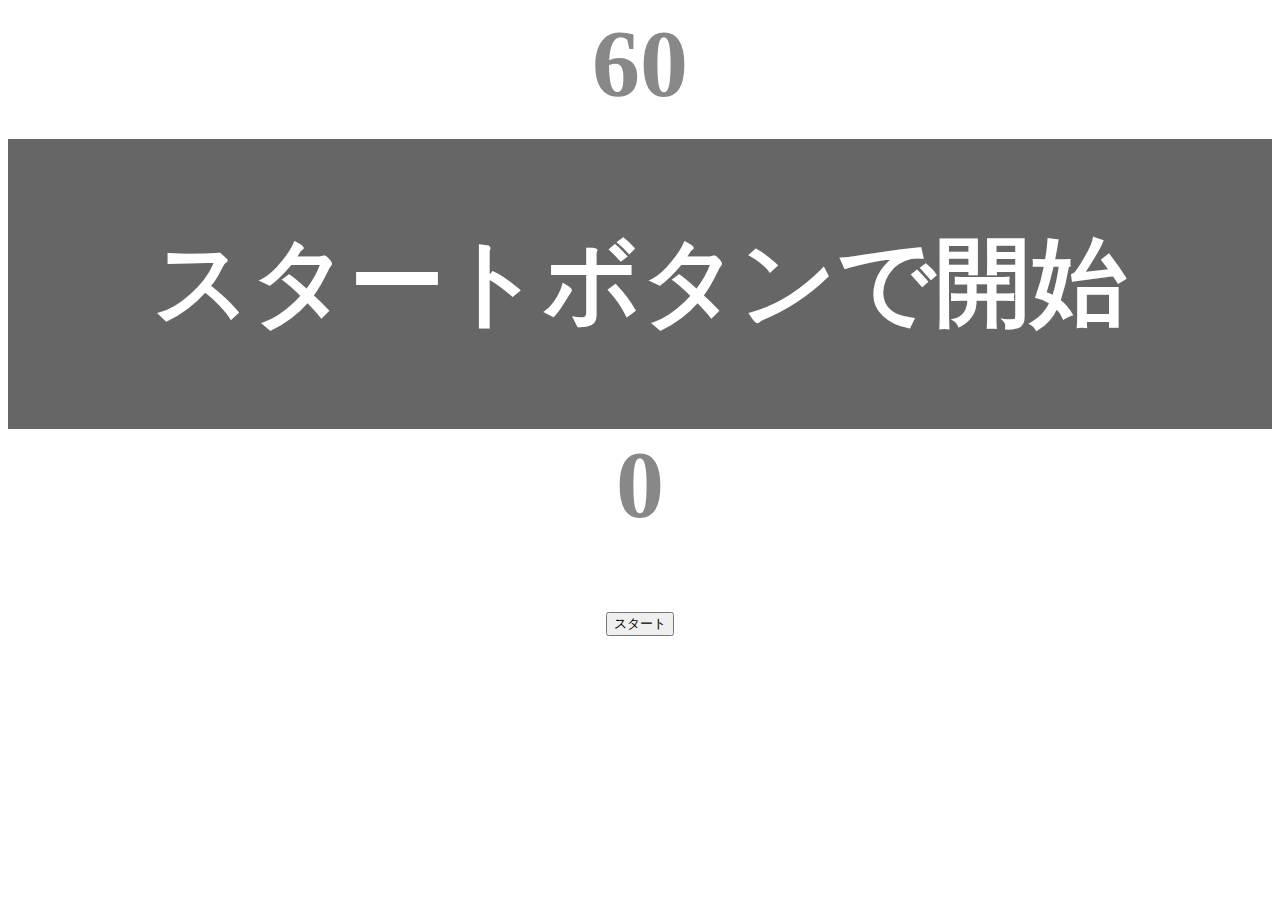
<file: javascript-advanced-kadai/index.html>
<!DOCTYPE html>
<html lang="ja">
<head>
  <title>タイピングゲーム</title>
  <meta charset="UTF-8">
  <meta name="description" content="【JavaScript応用編】簡易的なタイピングゲームです。">
  <meta name="viewport" content="width=device-width, initial-scale=1.0">
  <link rel="stylesheet" href="style.css">
</head>
<body>
  <p id="count" class="count">60</p>
  <div id="wrap" class="wrap">
    <span id="typed" class="typed"></span><span id="untyped"></span>
  </div>
  <!-- 追加 s -->
  <p id="myscore" class="myscore">0</p>
  <!-- 追加 g -->
  <button id="start">スタート</button>



  <!-- javascriptの読み込み -->
  <script type="text/javascript" src="main.js"></script>
</body>
</html>
</file>
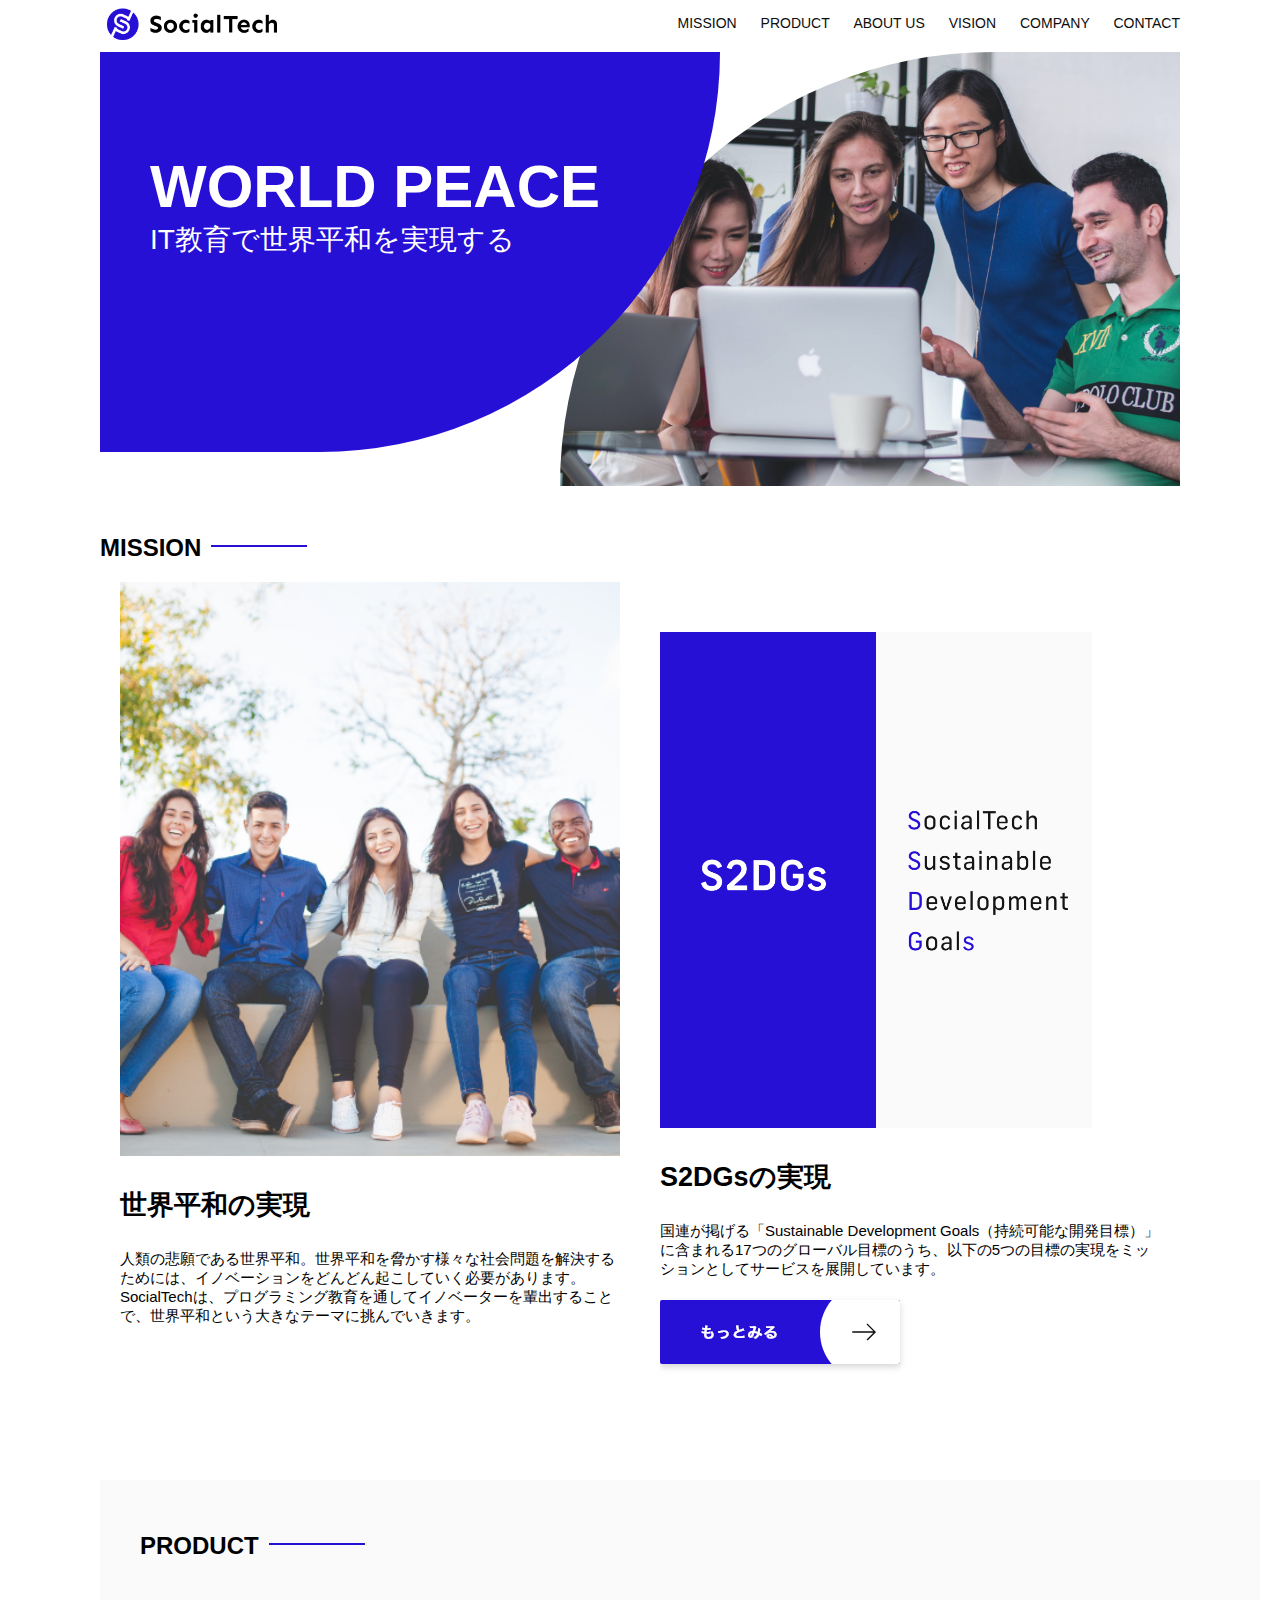
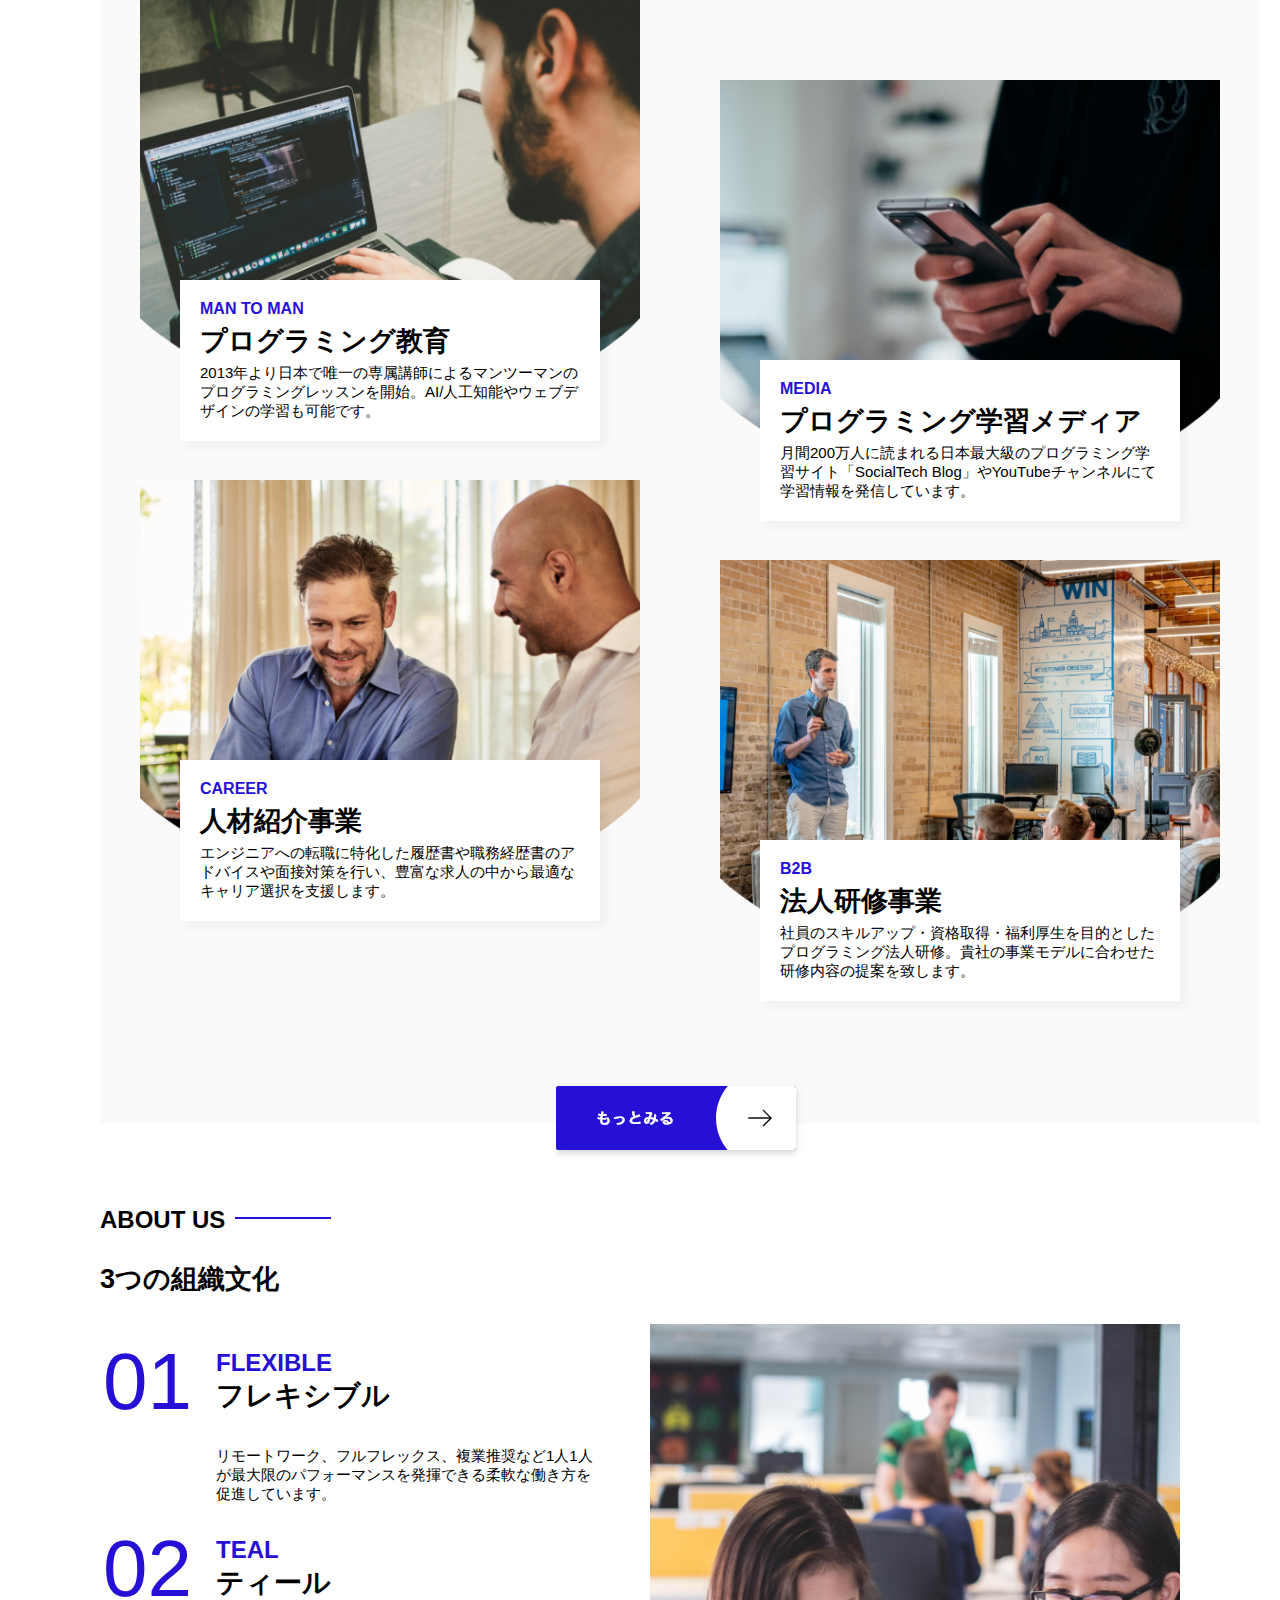
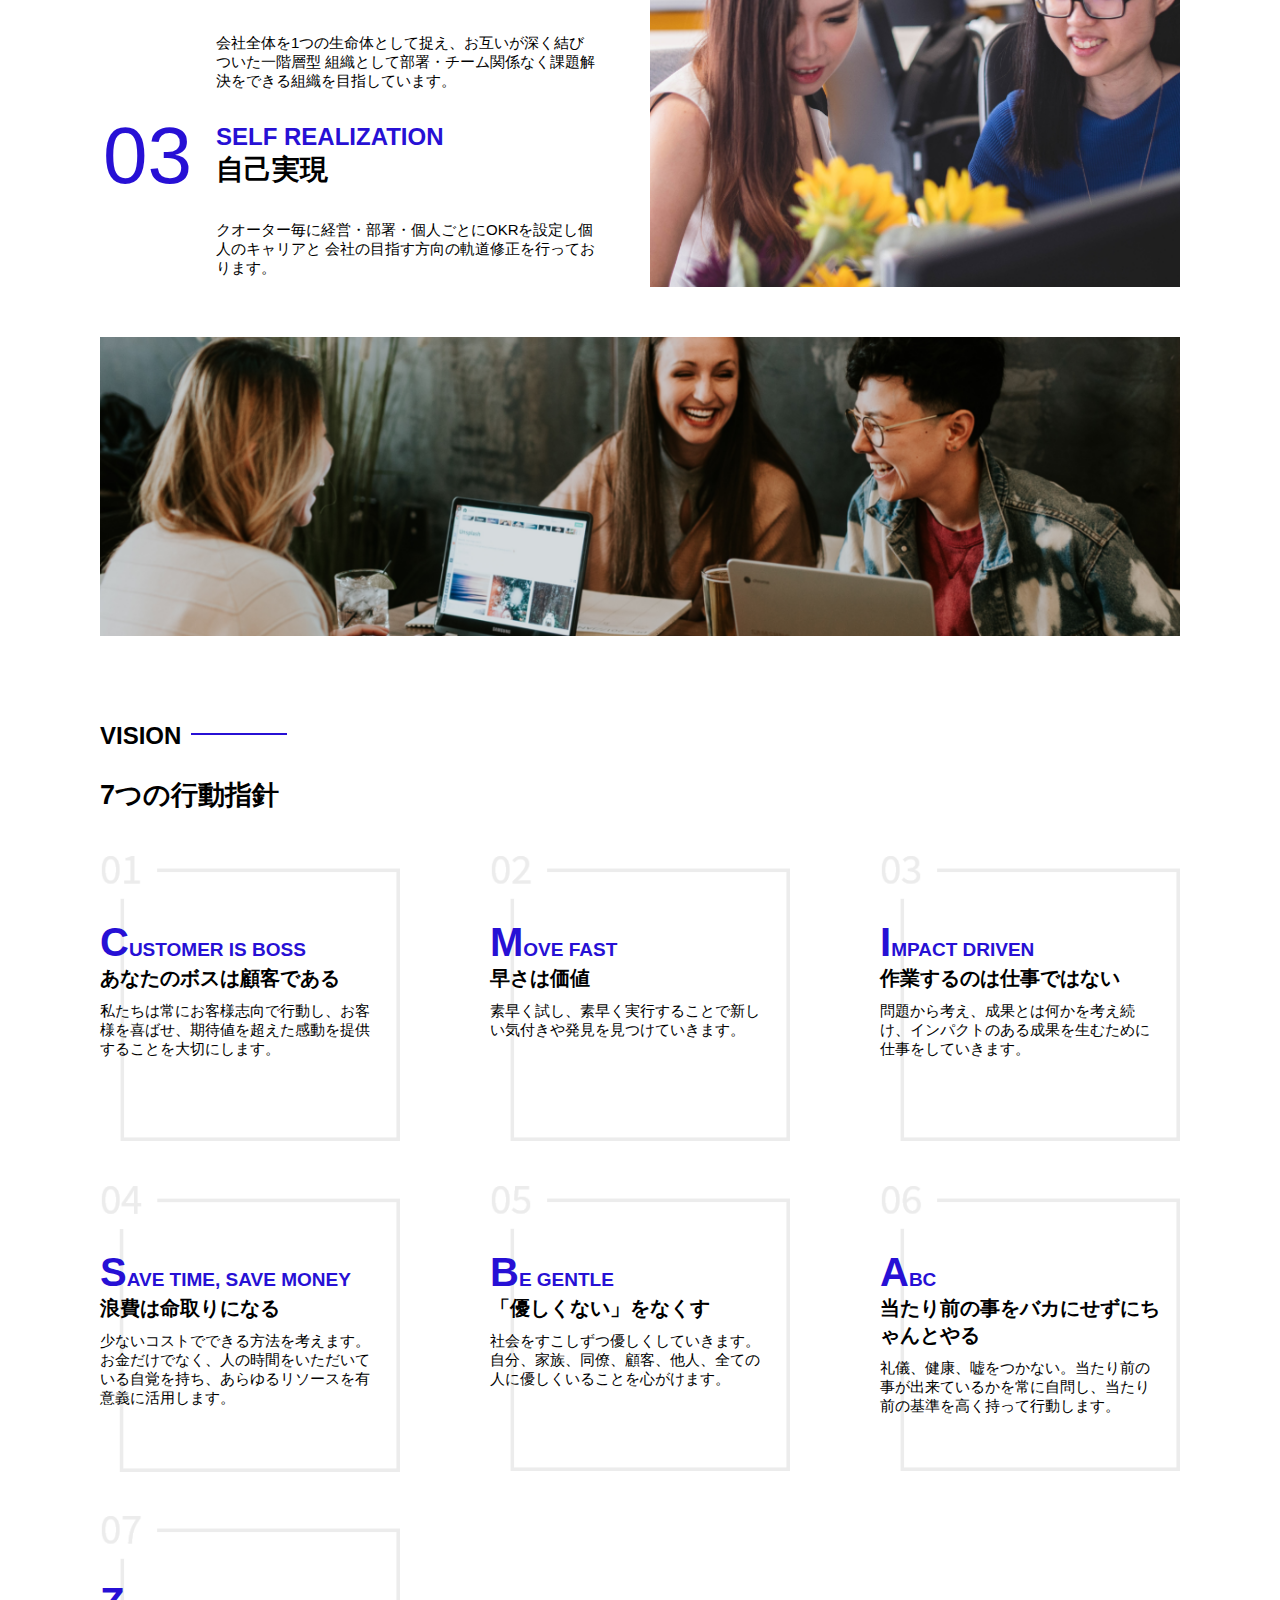
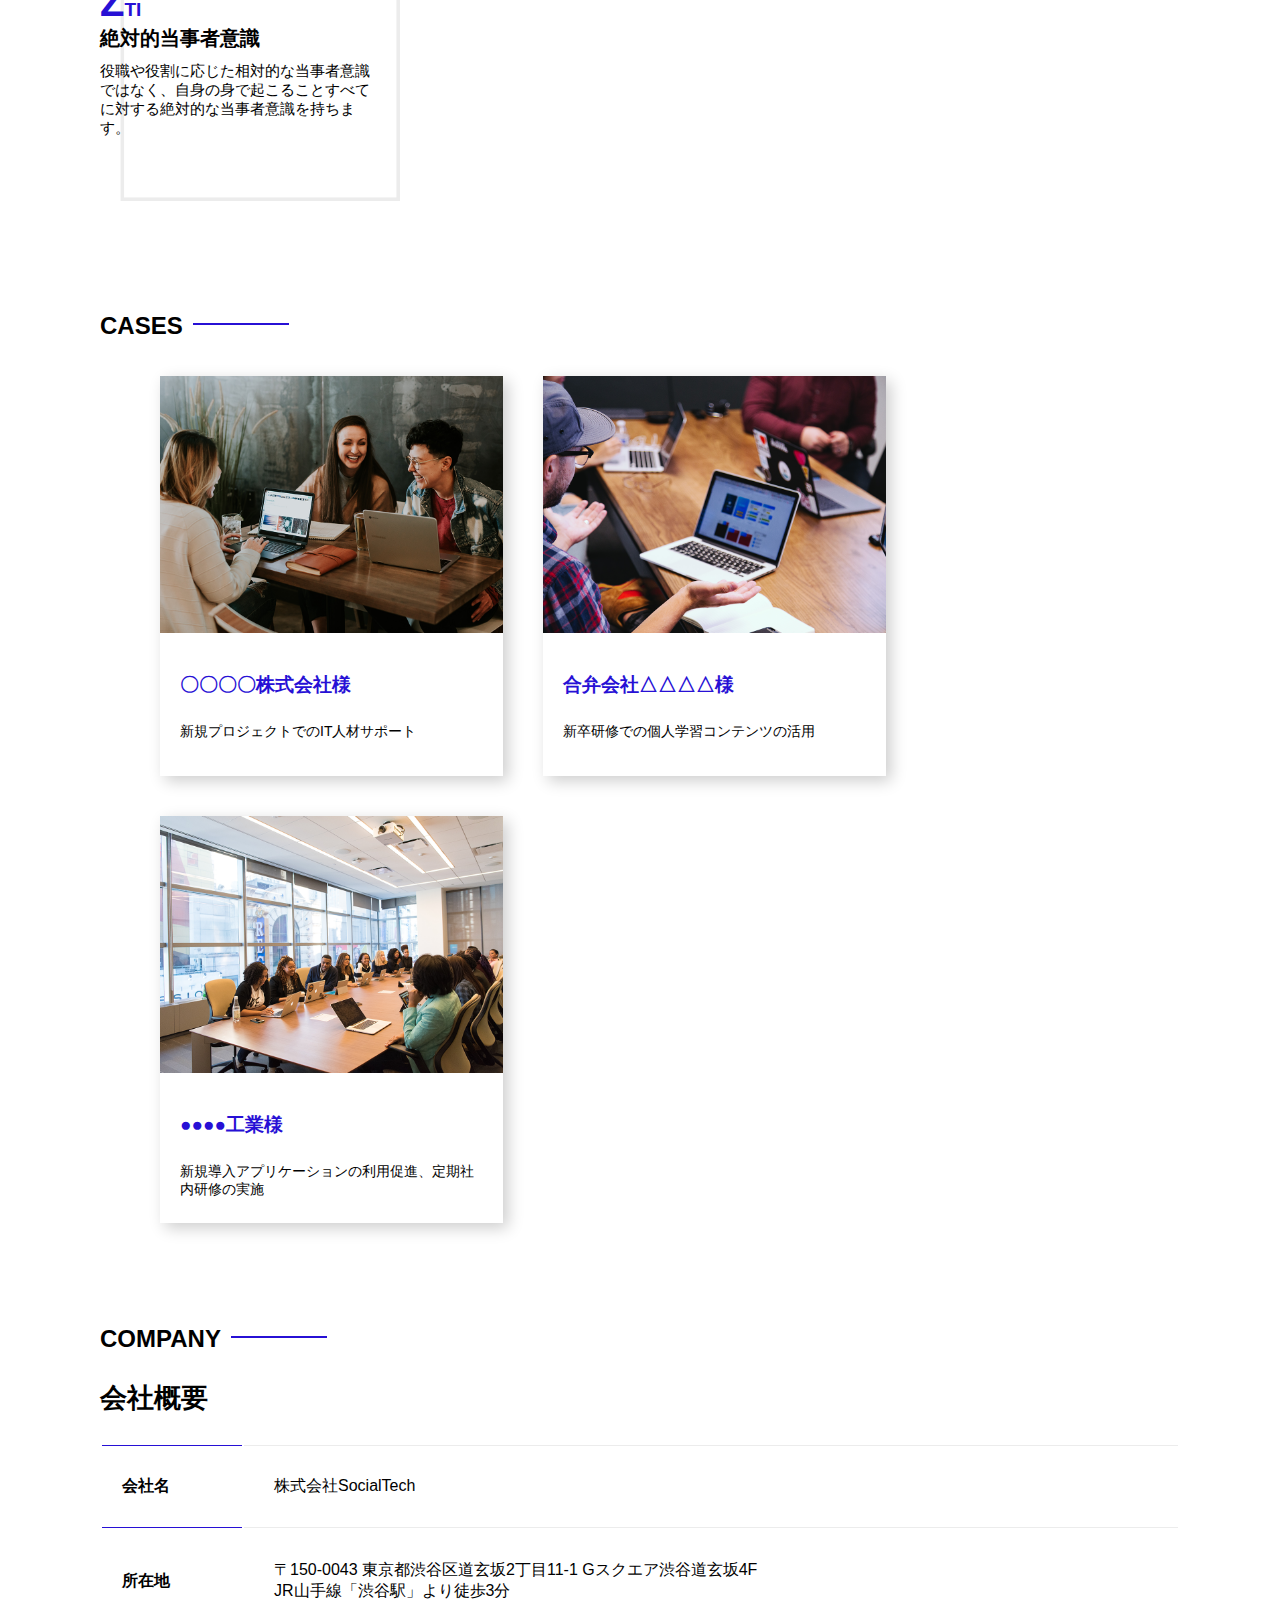
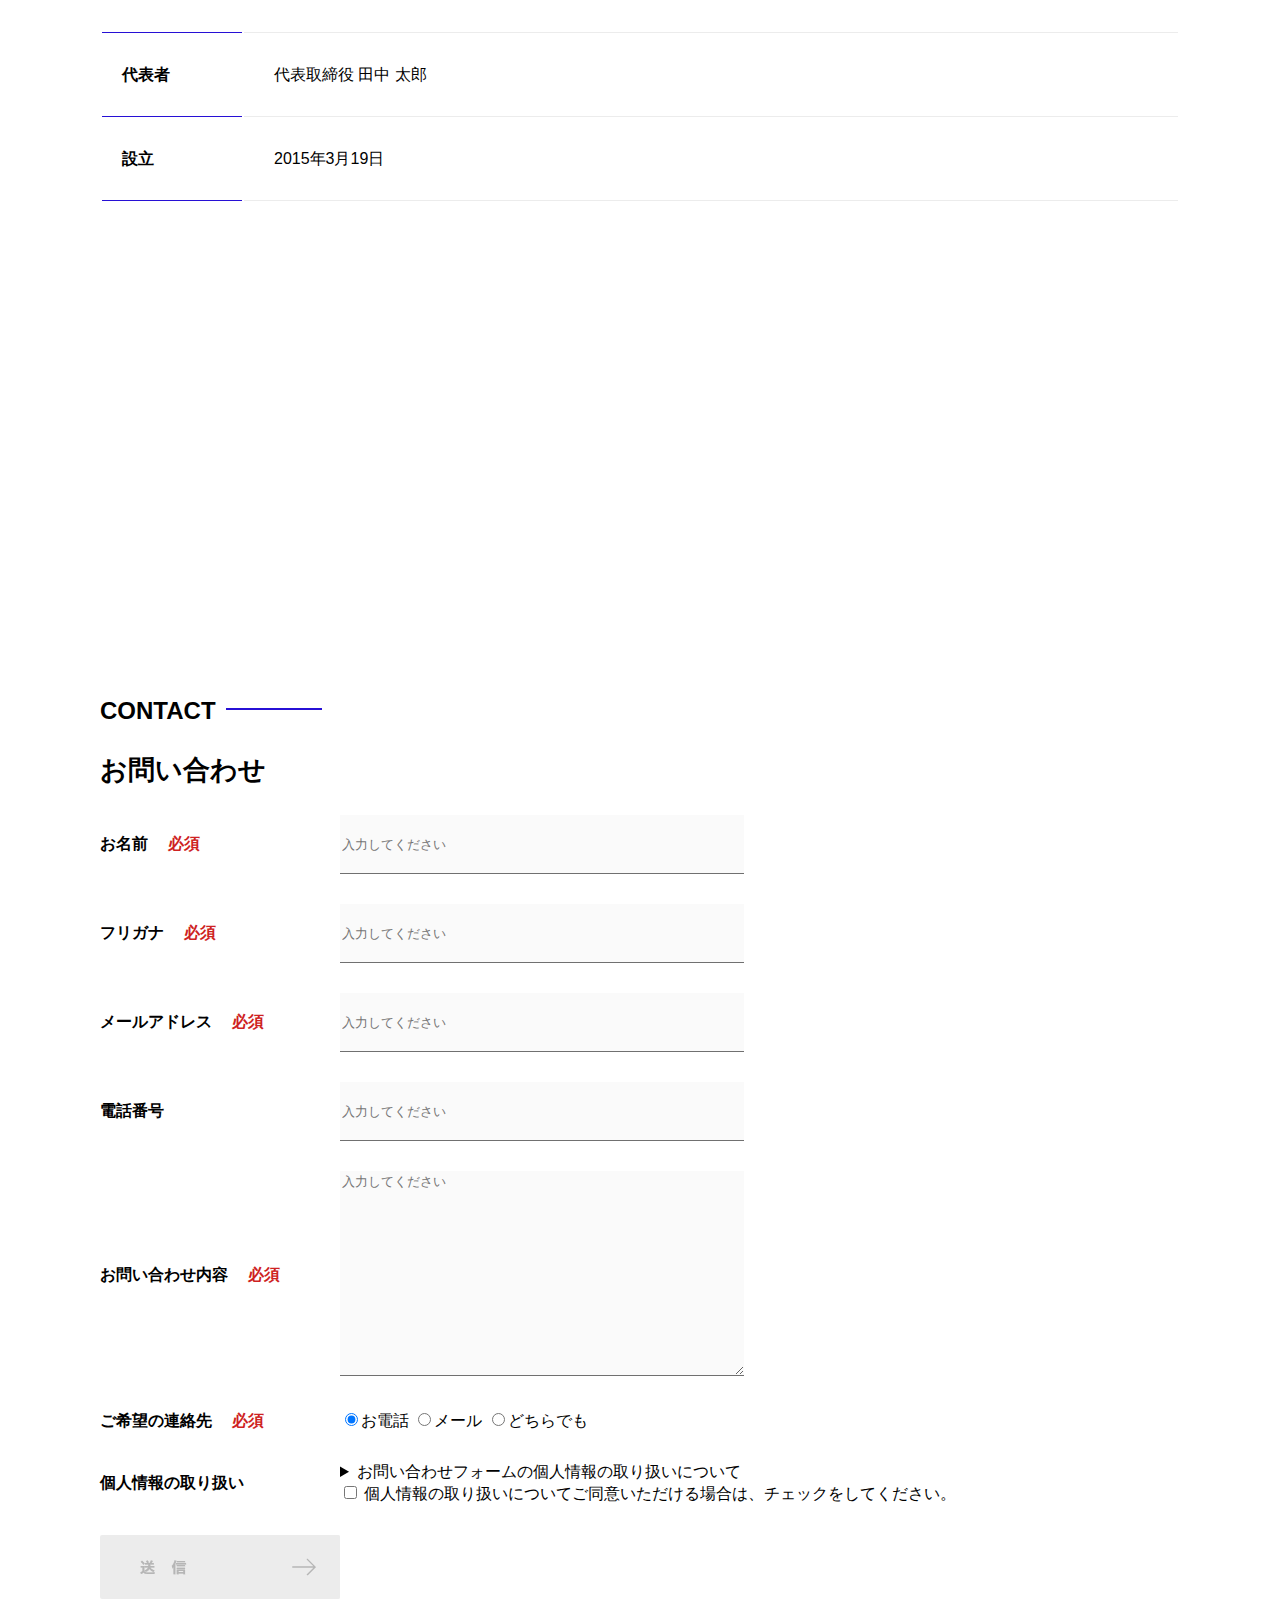
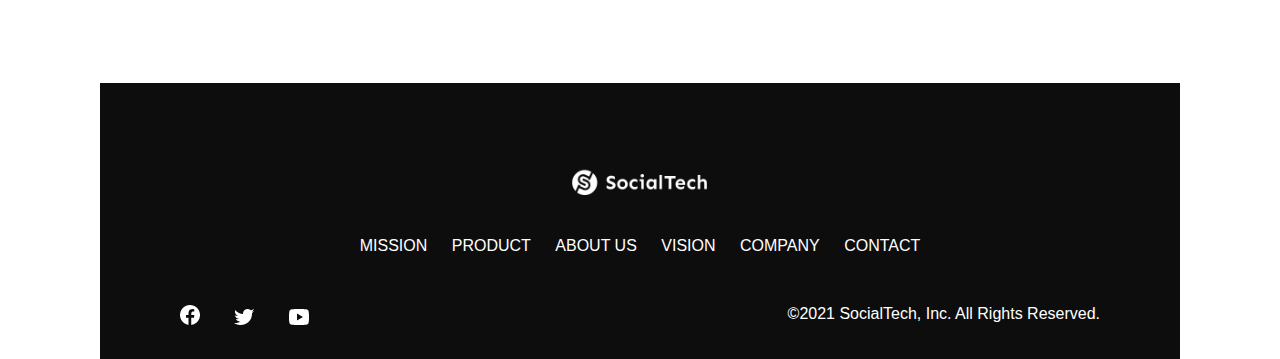
<file: kadai_012/index.html>
<!DOCTYPE html>
<html>
  <head>
    <title>SocialTech</title>
    <meta charset="UTF-8" />
    <meta
      name="description"
      content="SocialTechはEdTech業界のリーディングカンパニーを目指します。"
    />
    <meta name="viewport" content="width=device-width, initial-scale=1.0" />
    <link rel="stylesheet" href="style.css" />
  </head>
  <body>
    <!-- ヘッダー -->
    <header>
      <!-- ロゴ -->
      <a href="index.html" id="logo"
        ><img src="images/logo.png" alt="トップページに戻る"
      /></a>

      <!-- PC用ナビゲーション -->
      <nav id="nav-pc">
        <a href="mission.html">MISSION</a>
        <a href="product.html">PRODUCT</a>
        <a href="index.html#aboutus">ABOUT US</a>
        <a href="index.html#vision">VISION</a>
        <a href="index.html#company">COMPANY</a>
        <a href="index.html#contact">CONTACT</a>
      </nav>
    </header>
    <main>
      <article>
        <!-- メインビジュアル -->
        <section id="main-visual">
          <div id="main-message">
            <h1>WORLD PEACE</h1>
            <p>IT教育で世界平和を実現する</p>
          </div>
          <img
            src="images/index/index-main.png"
            alt="PCの周りに集まる多国籍の仲間たち"
          />
        </section>
        <!--ミッション-->
        <section id="mission">
          <h2 class="index-h2">MISSION</h2>
          <div id="mission-flex">
            <div>
              <img
                id="mission-photo"
                src="images/index/index-mission.png"
                alt="屋外のベンチで写真を撮影する多国籍の仲間たち"
              />
              <h3>世界平和の実現</h3>
              <p>
                人類の悲願である世界平和。世界平和を脅かす様々な社会問題を解決するためには、イノベーションをどんどん起こしていく必要があります。SocialTechは、プログラミング教育を通してイノベーターを輩出することで、世界平和という大きなテーマに挑んでいきます。
              </p>
            </div>
            <div>
              <img id="s2dgs" src="images/index/s2dgs.png" alt="S2DGs" />
              <h3>S2DGsの実現</h3>
              <p>
                国連が掲げる「Sustainable Development
                Goals（持続可能な開発目標）」に含まれる17つのグローバル目標のうち、以下の5つの目標の実現をミッションとしてサービスを展開しています。
              </p>
              <a href="mission.html">
                <img src="images/button-more.png" alt="もっとみる" />
              </a>
            </div>
          </div>
        </section>
        <!-- プロダクト -->
        <section id="product">
          <h2 class="index-h2">PRODUCT</h2>
          <div>
            <div id="product-left">
              <div>
                <img
                  class="product-photo"
                  src="images/index/index-mantoman.png"
                  alt="PCでコードを書く男性"
                />
                <div class="product-explain">
                  <span>MAN TO MAN</span>
                  <h3>プログラミング教育</h3>
                  <p>
                    2013年より日本で唯一の専属講師によるマンツーマンのプログラミングレッスンを開始。AI/人工知能やウェブデザインの学習も可能です。
                  </p>
                </div>
              </div>
              <div>
                <img
                  class="product-photo"
                  src="images/index/index-career.png"
                  alt="笑顔で話し合う2人の男性"
                />
                <div class="product-explain">
                  <span>CAREER</span>
                  <h3>人材紹介事業</h3>
                  <p>
                    エンジニアへの転職に特化した履歴書や職務経歴書のアドバイスや面接対策を行い、豊富な求人の中から最適なキャリア選択を支援します。
                  </p>
                </div>
              </div>
            </div>
            <div id="product-right">
              <div>
                <img
                  class="product-photo"
                  src="images/index/index-media.png"
                  alt="スマートフォンを操作する人"
                />
                <div class="product-explain">
                  <span>MEDIA</span>
                  <h3>プログラミング学習メディア</h3>
                  <p>
                    月間200万人に読まれる日本最大級のプログラミング学習サイト「SocialTech
                    Blog」やYouTubeチャンネルにて学習情報を発信しています。
                  </p>
                </div>
              </div>
              <div>
                <img
                  class="product-photo"
                  src="images/index/index-b2b.png"
                  alt="講演中の男性とそれを聴く人々"
                />
                <div class="product-explain">
                  <span>B2B</span>
                  <h3>法人研修事業</h3>
                  <p>
                    社員のスキルアップ・資格取得・福利厚生を目的としたプログラミング法人研修。貴社の事業モデルに合わせた研修内容の提案を致します。
                  </p>
                </div>
              </div>
            </div>
          </div>
          <div>
            <a id="product-more" href="product.html">
              <img src="images/button-more.png" alt="もっとみる" />
            </a>
          </div>
        </section>
        <!---ABOUT US-->
        <section id="aboutus">
          <h2 class="index-h2">ABOUT US</h2>
          <h3>3つの組織文化</h3>
          <div>
            <table class="culture-table">
              <tr>
                <td>
                  <span class="culture-num">01</span>
                </td>
                <td>
                  <span class="culture-en">FLEXIBLE</span>
                  <span class="culture-jp">フレキシブル</span>
                </td>
              </tr>
              <tr>
                <td>
                  <!--空のセル-->
                </td>
                <td>
                  <p class="culture-description">
                    リモートワーク、フルフレックス、複業推奨など1人1人が最大限のパフォーマンスを発揮できる柔軟な働き方を促進しています。
                  </p>
                </td>
              </tr>
              <tr>
                <td>
                  <span class="culture-num">02</span>
                </td>
                <td>
                  <span class="culture-en">TEAL</span>
                  <span class="culture-jp">ティール</span>
                </td>
              </tr>
              <tr>
                <td>
                  <!--空のセル-->
                </td>
                <td>
                  <p class="culture-description">
                    会社全体を1つの生命体として捉え、お互いが深く結びついた一階層型
                    組織として部署・チーム関係なく課題解決をできる組織を目指しています。
                  </p>
                </td>
              </tr>
              <tr>
                <td>
                  <span class="culture-num">03</span>
                </td>
                <td>
                  <span class="culture-en">SELF REALIZATION</span>
                  <span class="culture-jp">自己実現</span>
                </td>
              </tr>
              <tr>
                <td>
                  <!--空のセル-->
                </td>
                <td>
                  <p class="culture-description">
                    クオーター毎に経営・部署・個人ごとにOKRを設定し個人のキャリアと
                    会社の目指す方向の軌道修正を行っております。
                  </p>
                </td>
              </tr>
            </table>
            <img
              class="culture-img"
              src="images/index/index-aboutus1.png"
              alt="笑顔で話し合う2人の女性"
            />
          </div>
          <img
            class="culture-img2"
            src="images/index/index-aboutus2.png"
            alt="笑顔で話し合う3人の男女"
          />
        </section>
        <!-- VISION -->
        <section id="vision">
          <h2 class="index-h2">VISION</h2>
          <h3>7つの行動指針</h3>
          <div>
            <div class="vision-box">
              <img src="images/index/vision-01.png" alt="01" />
              <span>
                <h4>CUSTOMER IS BOSS</h4>
                <h5>あなたのボスは顧客である</h5>
                <p>
                  私たちは常にお客様志向で行動し、お客様を喜ばせ、期待値を超えた感動を提供することを大切にします。
                </p>
              </span>
            </div>
            <div class="vision-box">
              <img src="images/index/vision-02.png" alt="02" />
              <span>
                <h4>MOVE FAST</h4>
                <h5>早さは価値</h5>
                <p>
                  素早く試し、素早く実行することで新しい気付きや発見を見つけていきます。
                </p>
              </span>
            </div>
            <div class="vision-box">
              <img src="images/index/vision-03.png" alt="03" />
              <span>
                <h4>IMPACT DRIVEN</h4>
                <h5>作業するのは仕事ではない</h5>
                <p>
                  問題から考え、成果とは何かを考え続け、インパクトのある成果を生むために仕事をしていきます。
                </p>
              </span>
            </div>
            <div class="vision-box">
              <img src="images/index/vision-04.png" alt="04" />
              <span>
                <h4>SAVE TIME, SAVE MONEY</h4>
                <h5>浪費は命取りになる</h5>
                <p>
                  少ないコストでできる方法を考えます。お金だけでなく、人の時間をいただいている自覚を持ち、あらゆるリソースを有意義に活用します。
                </p>
              </span>
            </div>
            <div class="vision-box">
              <img src="images/index/vision-05.png" alt="05" />
              <span>
                <h4>BE GENTLE</h4>
                <h5>「優しくない」をなくす</h5>
                <p>
                  社会をすこしずつ優しくしていきます。自分、家族、同僚、顧客、他人、全ての人に優しくいることを心がけます。
                </p>
              </span>
            </div>
            <div class="vision-box">
              <img src="images/index/vision-06.png" alt="06" />
              <span>
                <h4>ABC</h4>
                <h5>当たり前の事をバカにせずにちゃんとやる</h5>
                <p>
                  礼儀、健康、嘘をつかない。当たり前の事が出来ているかを常に自問し、当たり前の基準を高く持って行動します。
                </p>
              </span>
            </div>
            <div class="vision-box">
              <img src="images/index/vision-07.png" alt="07" />
              <span>
                <h4>ZTI</h4>
                <h5>絶対的当事者意識</h5>
                <p>
                  役職や役割に応じた相対的な当事者意識ではなく、自身の身で起こることすべてに対する絶対的な当事者意識を持ちます。
                </p>
              </span>
            </div>
          </div>
        </section>
        <!-- CASES -->
        <section id="CASES">
          <h2 class="index-h2">CASES</h2>
          <ul>
            <li class="case-card">
              <img class="case-img" src="images\index\case-1.png" alt="仲良く語り合う3人">
              <div class="case-info">
                <h4 class="case-name">
                  〇〇〇〇株式会社様
                </h4>
                <p class="case-content">
                  新規プロジェクトでのIT人材サポート
                </p>
              </div>
            </li>
            <li class="case-card">
              <img class="case-img" src="images\index\case-2.png" alt="PCでコンテンツを見る">
              <div class="case-info">
                <h4 class="case-name">
                  合弁会社△△△△様
                </h4>
                <p class="case-content">
                  新卒研修での個人学習コンテンツの活用
                </p>
              </div>
            </li>
            <li class="case-card">
              <img class="case-img" src="images\index\case-3.png" alt="社内研修中の会議室">
              <div class="case-info">
                <h4 class="case-name">
                  ●●●●工業様
                </h4>
                <p class="case-content">
                  新規導入アプリケーションの利用促進、定期社内研修の実施
                </p>
              </div>
            </li>
          </ul>
        </section>
        <!-- COMPANY -->
        <section id="company">
          <h2 class="index-h2">COMPANY</h2>
          <h3>会社概要</h3>
          <table id="company-table">
            <tr>
              <th class="tableheader-first">会社名</th>
              <td class="cell-first">株式会社SocialTech</td>
            </tr>
            <tr>
              <th class="tableheader">所在地</th>
              <td class="cell">
                〒150-0043 東京都渋谷区道玄坂2丁目11-1 Gスクエア渋谷道玄坂4F<br />JR山手線「渋谷駅」より徒歩3分
              </td>
            </tr>
            <tr>
              <th class="tableheader">代表者</th>
              <td class="cell">代表取締役 田中 太郎</td>
            </tr>
            <tr>
              <th class="tableheader">設立</th>
              <td class="cell">2015年3月19日</td>
            </tr>
          </table>
          <iframe
            src="https://www.google.com/maps/embed?pb=!1m18!1m12!1m3!1d3241.7759544892483!2d139.69399665123464!3d35.65789123876098!2m3!1f0!2f0!3f0!3m2!1i1024!2i768!4f13.1!3m3!1m2!1s0x60188caa0042e8d1%3A0xba130bea826a7aa2!2z44CSMTUwLTAwNDMg5p2x5Lqs6YO95riL6LC35Yy66YGT546E5Z2C77yS5LiB55uu77yR77yR4oiS77yR!5e0!3m2!1sja!2sjp!4v1636872991912!5m2!1sja!2sjp"
            style="border: 0"
            allowfullscreen=""
            loading="lazy"
          >
          </iframe>
        </section>
        <!-- お問い合わせフォーム -->
        <section id="contact">
          <h2 class="index-h2">CONTACT</h2>
          <h3>お問い合わせ</h3>
          <form>
            <div>
              <div class="contact-heading">
                <label class="contact-label"
                  >お名前<span class="contact-span">必須</span></label
                >
              </div>
              <div class="contact-form">
                <input
                  type="text"
                  name="name"
                  placeholder="入力してください"
                  class="contact-textbox"
                />
              </div>
            </div>
            <div>
              <div class="contact-heading">
                <label class="contact-label"
                  >フリガナ<span class="contact-span">必須</span></label
                >
              </div>
              <div>
                <input
                  type="text"
                  name="hurigana"
                  placeholder="入力してください"
                  class="contact-textbox"
                />
              </div>
            </div>
            <div>
              <div class="contact-heading">
                <label class="contact-label"
                  >メールアドレス<span class="contact-span">必須</span></label
                >
              </div>
              <div>
                <input
                  type="text"
                  name="email"
                  placeholder="入力してください"
                  class="contact-textbox"
                />
              </div>
            </div>
            <div>
              <div class="contact-heading">
                <label class="contact-label">電話番号</label>
              </div>
              <div>
                <input
                  type="text"
                  name="tel"
                  placeholder="入力してください"
                  class="contact-textbox"
                />
              </div>
            </div>
            <div>
              <div class="contact-heading">
                <label class="contact-label"
                  >お問い合わせ内容<span class="contact-span">必須</span></label
                >
              </div>
              <div>
                <textarea
                  class="contact-textarea"
                  placeholder="入力してください"
                  name="message"
                ></textarea>
              </div>
            </div>
            <div>
              <div class="contact-heading">
                <label class="contact-label"
                  >ご希望の連絡先<span class="contact-span">必須</span></label
                >
              </div>
              <div>
                <input
                  class="radiobutton"
                  type="radio"
                  value="tel"
                  name="contact"
                  checked
                /><label>お電話</label>
                <input
                  class="radiobutton"
                  type="radio"
                  value="mail"
                  name="contact"
                /><label>メール</label>
                <input
                  class="radiobutton"
                  type="radio"
                  value="both"
                  name="contact"
                /><label>どちらでも</label>
              </div>
            </div>
            <div>
              <div class="contact-heading">
                <label class="contact-label">個人情報の取り扱い</label>
              </div>
              <div>
                <details>
                  <summary>
                    お問い合わせフォームの個人情報の取り扱いについて
                  </summary>
                  <div>
                    <span>１．組織の名称又は氏名</span><br />
                    株式会社SocialTech<br /><br />
                    <span
                      >２．個人情報保護管理者（若しくはその代理人）の氏名又は職名、所属及び連絡先
                      鈴木 一郎 コーポレート部</span
                    ><br />
                    メールアドレス：support@socialtech.net<br />
                    TEL：03-xxxx-xxxx<br />
                    <span>３．個人情報の利用目的</span><br />
                    ・本サービス及び本サービスに関連する情報の提供又はそれらに関する連絡のため<br />
                    ・ユーザーの本人確認のため<br />
                    ・当社サービスのご案内のため<br />
                    ・当社の商品等の広告または宣伝（電子メールによるものを含むものとします。）<br /><br />
                    <span>４．個人情報の取り扱い業務の委託</span><br />
                    個人情報の取扱業務の全部または一部を外部に業務委託する場合があります。<br />
                    その際、弊社は、個人情報を適切に保護できる管理体制を敷き実行していることを条件として<br />
                    委託先を厳選したうえで、機密保持契約を委託先と締結し、お客様の個人情報を厳密に管理させます。<br /><br />
                    <span>５．個人情報の開示等の請求</span><br />
                    お客様は、弊社に対してご自身の個人情報の開示等（利用目的の通知、開示、内容の訂正・追加・削除、利用の停止または消去、第三者への提供の停止）に関して、当社問合わせ窓口に申し出ることができます。<br />
                    その際、弊社はお客様ご本人を確認させていただいたうえで、合理的な期間内に対応いたします。<br /><br />
                    なお、個人情報に関する弊社問合わせ先は、次の通りです。<br /><br />
                    株式会社SocialTech　個人情報問合せ窓口<br />
                    〒150-0043　東京都渋谷区道玄坂2丁目11-1 Ｇスクエア渋谷道玄坂
                    4F<br />
                    メールアドレス：support@socialtech.net　TEL：03-xxxx-xxxx<br /><br />
                    <span>６．個人情報を提供されることの任意性について</span
                    ><br /><br />
                    お客様がご自身の個人情報を弊社に提供されるか否かは、お客様のご判断によりますが、もしご提供されない場合には、適切なサービスが提供できない場合がありますので予めご了承ください。
                  </div>
                </details>
                <input type="checkbox" name="agree" />
                <span
                  >個人情報の取り扱いについてご同意いただける場合は、チェックをしてください。</span
                >
              </div>
            </div>
            <input
              type="image"
              value="Submit"
              src="images/button-submit.png"
              alt="送信する"
            />
          </form>
        </section>
      </article>
      <footer>
        <div id="footer-logo">
          <img src="images/logo-sp.png" alt="SocialTech" />
        </div>
        <div id="footer-link">
          <a href="mission.html">MISSION</a>
          <a href="product.html">PRODUCT</a>
          <a href="index.html#aboutus">ABOUT US</a>
          <a href="index.html#vision">VISION</a>
          <a href="index.html#company">COMPANY</a>
          <a href="index.html#contact">CONTACT</a>
        </div>
        <div id="sns-footer">
          <a href="https://www.facebook.com/sejuku2013"
            ><img src="images/button-facebook.png" alt="Facebookのリンク"
          /></a>
          <a href="https://twitter.com/samuraijuku"
            ><img src="images/button-twitter.png" alt="Twitterのリンク"
          /></a>
          <a href="https://www.youtube.com/channel/UCCFOQO5aDK0xXam4cUQXT8g"
            ><img src="images/button-youtube.png" alt="YouTubeのリンク"
          /></a>
          <span id="copyright"
            >&copy;2021 SocialTech, Inc. All Rights Reserved.
          </span>
        </div>
      </footer>
    </main>
  </body>
</html>
</file>
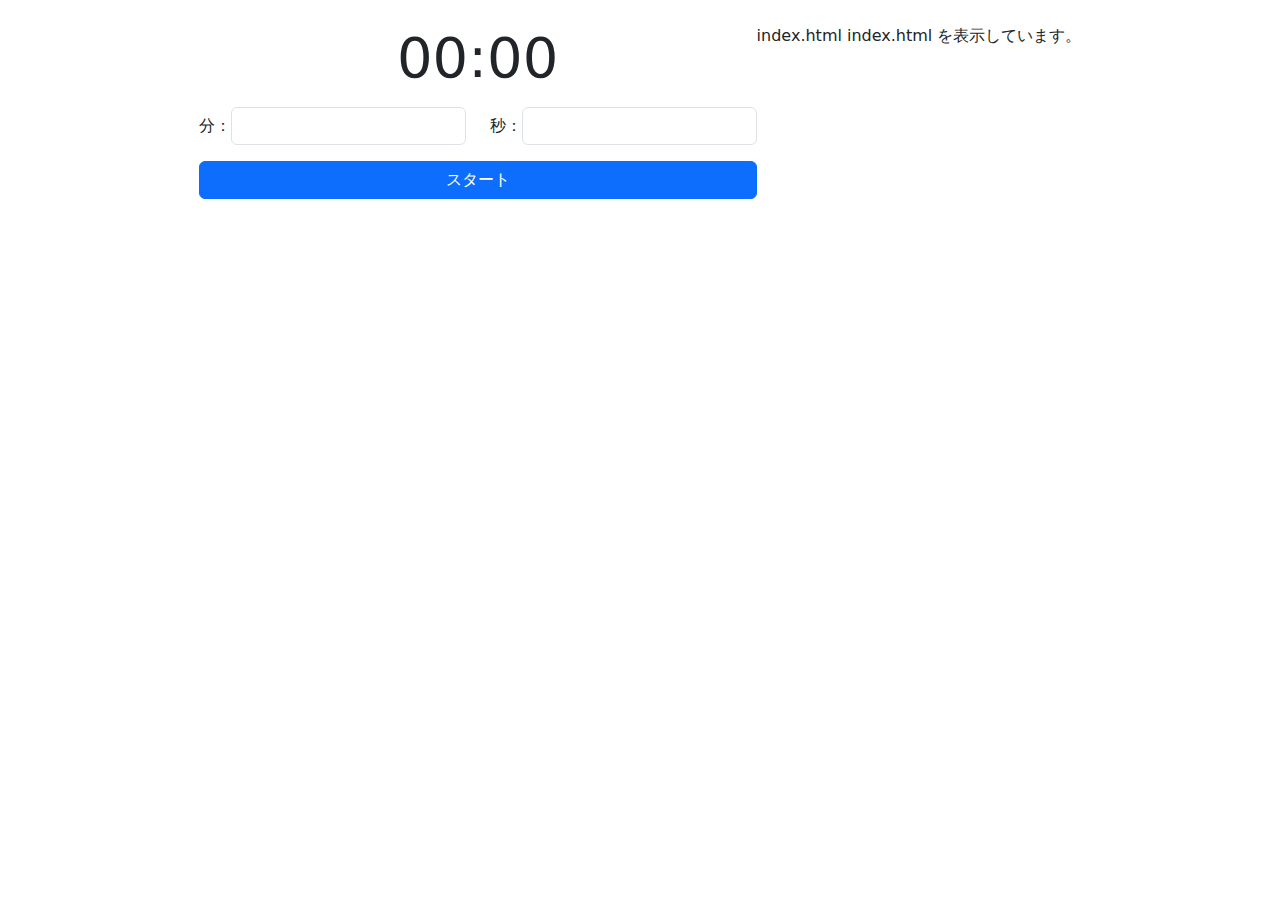
<file: kadai_debug_javascript/index.html>
<!DOCTYPE html>
<html lang="ja">

<head>
    <meta charset="UTF-8">
    <meta name="viewport" content="width=device-width, initial-scale=1.0">
    <title>タイマーアプリ</title>
    <link rel="stylesheet" href="https://cdn.jsdelivr.net/npm/bootstrap@5.3.0/dist/css/bootstrap.min.css">
    <style>
        .hidden {
            display: none;
        }
    </style>
</head>

<body class="container my-4 d-flex justify-content-center">
    <div class="text-center col-12 col-md-6">

        <!-- タイマー表示部分 -->
        <div>
            <span id="timer" class="display-4">00:00</span>
        </div>

        <!-- 入力フォーム -->
        <div id="inputForm" class="mt-3 hidden">
            <div class="row justify-content-center">
                <div class="col-6 d-flex align-items-center">
                    分：<input type="number" id="minutes" class="form-control" oninput="updateTimer()" min="0">
                </div>
                <div class="col-6 d-flex align-items-center">
                    秒：<input type="number" id="seconds" class="form-control" oninput="updateTimer()" min="0">
                </div>
            </div>
            <!-- エラーメッセージ -->
            <span id="error" class="hidden text-danger"></span>
        </div>

        <!-- ボタン -->
        <div class="mt-3">
            <button id="start" class="btn btn-primary mb-3 hidden w-100" onclick="startCountdown()">スタート</button>
            <div class="row justify-content-center">
                <div class="col-6">
                    <button id="pause" class="btn btn-info mb-3 hidden w-100" onclick="pauseCountdown()">一時停止</button>
                    <button id="resume" class="btn btn-info mb-3 hidden w-100" onclick="resumeCountdown()">再開</button>
                </div>
                <div class="col-6">
                    <button id="reset" class="btn btn-info mb-3 hidden w-100" onclick="resetCountdown()">リセット</i></button>
                </div>
            </div>
            <button id="setTime" class="btn btn-secondary mb-3 hidden w-100" onclick="setTimeMode()">設定</button>
            <button id="alertStop" class="btn btn-danger mt-5 hidden w-100 btn-lg rounded-pill" onclick="stopAlert()">アラート停止</button>
        </div>
    </div>

    <script>
        let countdownInterval;
        let alertInterval;
        let isPaused;

        // 入力フォームの値をタイマーに表示する関数
        function updateTimer() {
            let minutes = document.getElementById('minutes').value || 0;
            let seconds = document.getElementById('seconds').value || 0;

            // 入力フォームの値をチェック
            if (minutes < 0 || seconds < 0) {
                // ★ errors から　error　に変更★
                document.getElementById('error').innerText = "マイナスは入力できません";
                document.getElementById('error').classList.remove('hidden');
                // ★ errors から　error　に変更★
                return;
            }

            document.getElementById('error').classList.add('hidden');
            document.getElementById('timer').innerText = `${String(minutes).padStart(2, '0')}:${String(seconds).padStart(2, '0')}`;
        }

        // カウントダウンを開始する関数
        function startCountdown() {
            let minutes = document.getElementById('minutes').value || 0;
            let seconds = document.getElementById('seconds').value || 0;
            let timeLeft = (minutes * 60) + parseInt(seconds);
            setMode("progress");
            countdownInterval = setInterval(() => {
                if(!isPaused) {
                    timeLeft--;
                    if(timeLeft < 0) {
                        clearInterval(countdownInterval);
                        startAlert();
                    } else {
                        let m = Math.floor(timeLeft / 60);
                        let s = timeLeft % 60;
                        document.getElementById('timer').innerText = `${String(m).padStart(2, '0')}:${String(s).padStart(2, '0')}`;
                    }
                }
            }, 1000);
        }

        // カウントダウンを一時停止する関数
        function pauseCountdown() {
            isPaused = true;
            setMode("paused");
        }

        // カウントダウンを再開する関数
        function resumeCountdown() {
            isPaused = false;
            setMode("progress");
        }

        // カウントダウンをリセットする関数
        function resetCountdown() {
            clearInterval(countdownInterval);
            updateTimer();
            // 
            isPaused = false; //★ココを追加 一時停止後のtrueが残ってisPauseがスキップされてしまうので
            // 
            setMode("restart");
        }

        // 時間設定モードに変更する関数
        function setTimeMode() {
            clearInterval(countdownInterval);
            setMode("setting");
        }

        // アラートを開始する関数
        function startAlert() {
            // alertIntervalはグローバル変数として定義済み、なのでローカル変数となってしまうのでletを削除
            // let alertInterval = setInterval(() => {
            alertInterval = setInterval(() => {              
                document.body.style.backgroundColor = document.body.style.backgroundColor === 'red' ? 'white' : 'red';
            }, 1000);
            document.getElementById('alertStop').classList.remove('hidden')
        }

        // アラートを停止する関数
        function stopAlert() {
            clearInterval(alertInterval);
            document.body.style.backgroundColor = 'white';
            document.getElementById('alertStop').classList.add('hidden')
        }

        // HTML要素の表示を制御する関数
        function setMode(mode) {
            const modes = {
                setting: ["start", "inputForm"], //スタート、数値入力
                progress: ["pause", "reset", "setTime"],//再開処理 一時停止、リセット、設定
                paused: ["resume", "reset", "setTime"],
                restart: ["start", "setTime"],//リセットの後　スタート、数値入力
            };

            // すべてのボタンと入力フォームを非表示にする
            const elements = document.querySelectorAll('#inputForm, #start, #pause, #resume, #reset, #setTime');
            elements.forEach(elem => elem.classList.add('hidden'));

            // 指定されたモードの要素だけを表示する
            const ids = modes[mode];
            ids.forEach(id => document.getElementById(id).classList.remove('hidden'));
        }

        // 初期状態をセット
        setMode("setting");
    </script>
</body>
</html>
index.html
index.html を表示しています。
</file>
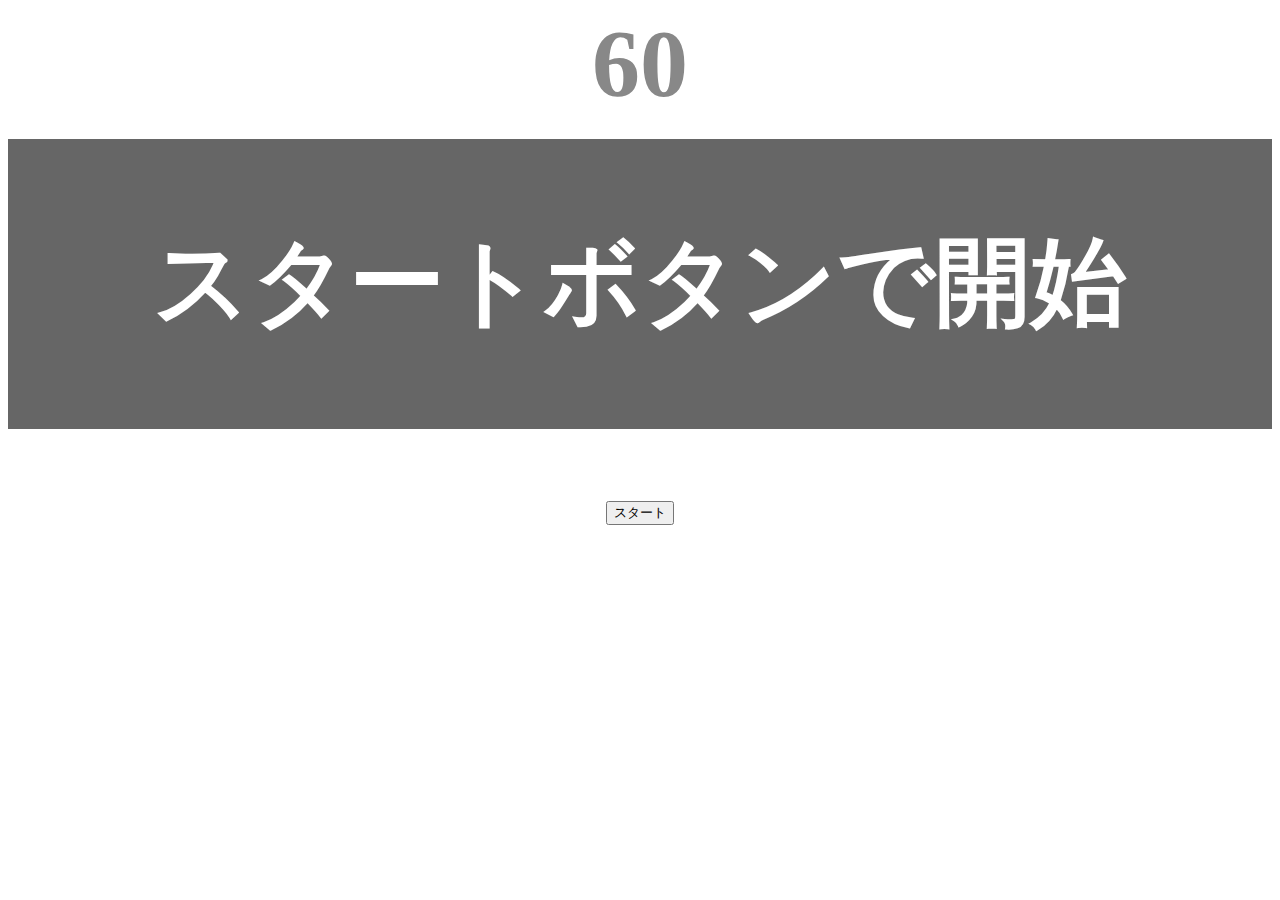
<file: kadai_tutorial_output/index.html>
<!DOCTYPE html>
<html lang="ja">
<head>
  <title>タイピングゲーム</title>
  <meta charset="UTF-8">
  <meta name="description" content="【JavaScript応用編】簡易的なタイピングゲームです。">
  <meta name="viewport" content="width=device-width, initial-scale=1.0">
  <link rel="stylesheet" href="style.css">
</head>
<body>
  <p id="count" class="count">60</p>
  <div id="wrap" class="wrap">
    <span id="typed" class="typed"></span><span id="untyped"></span>
  </div>
  <button id="start">スタート</button>

  <!-- javascriptの読み込み -->
  <script type="text/javascript" src="main.js"></script>
</body>
</html>
</file>
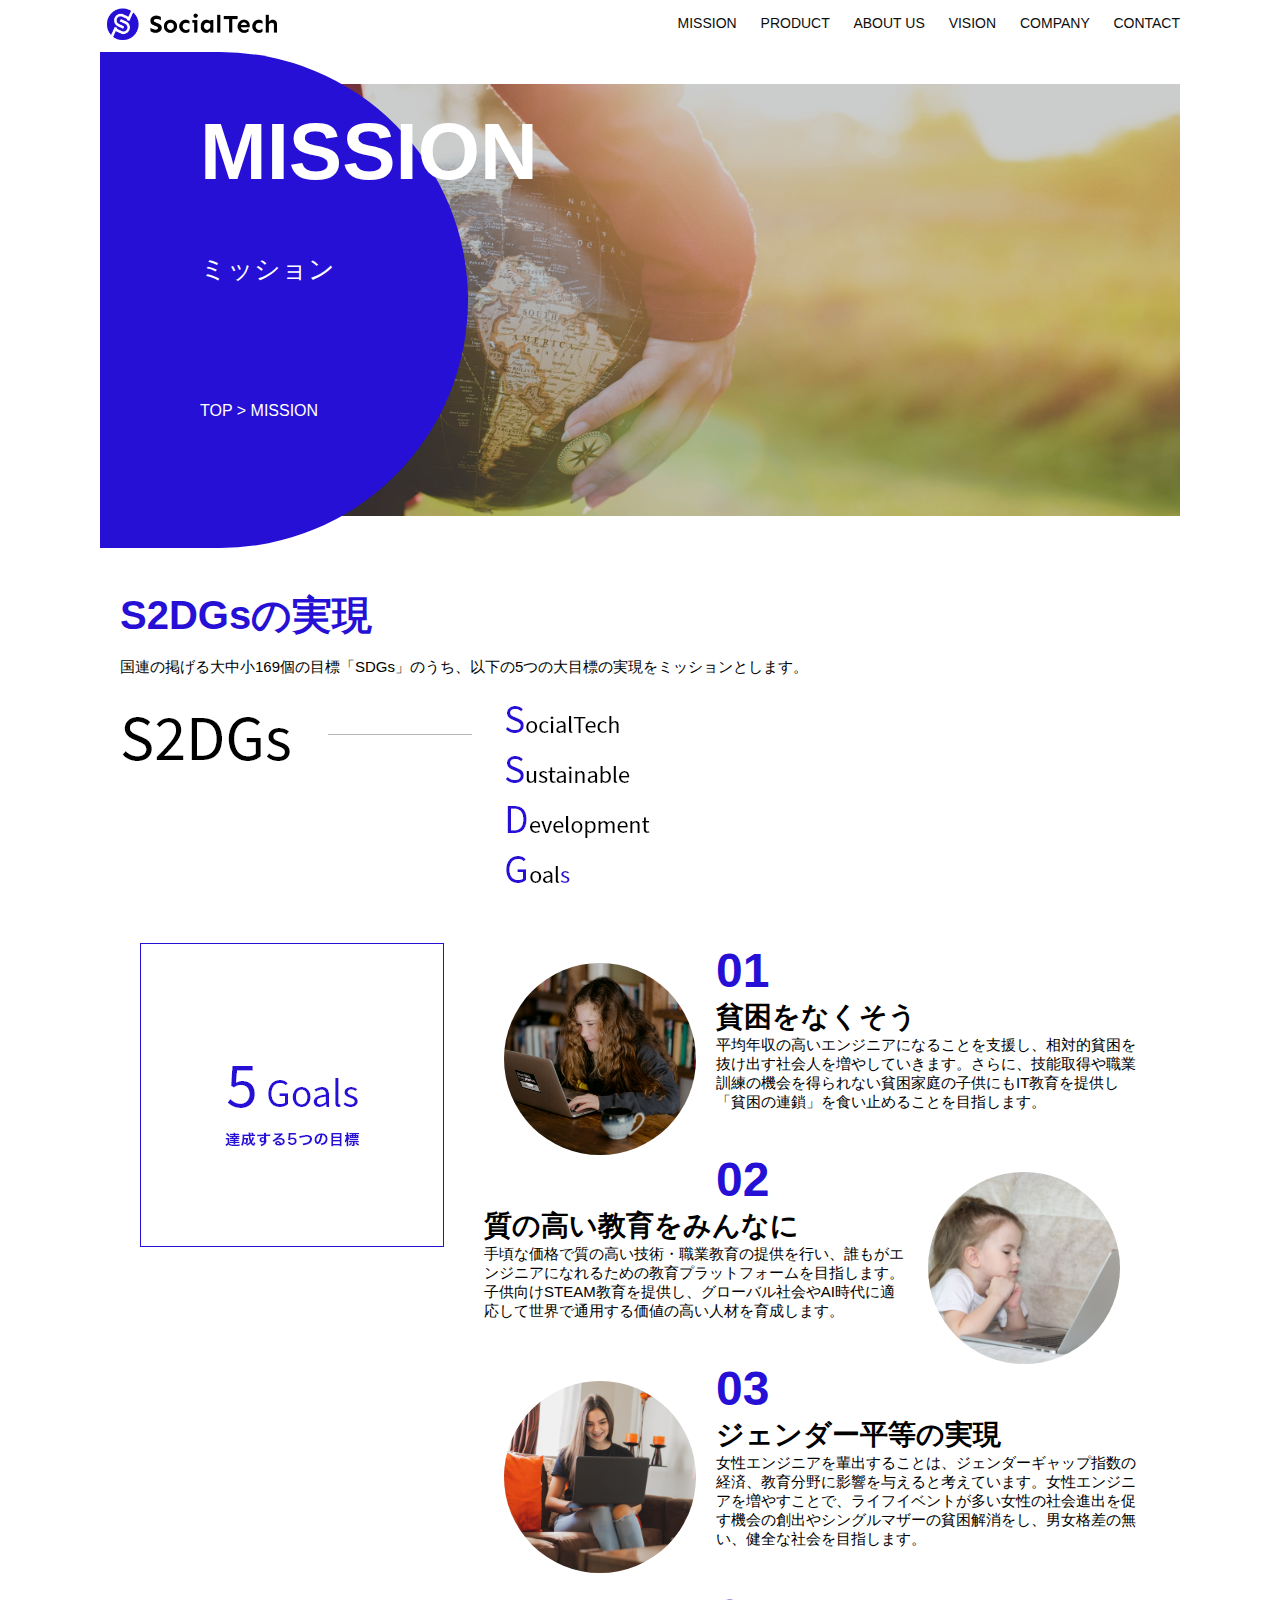
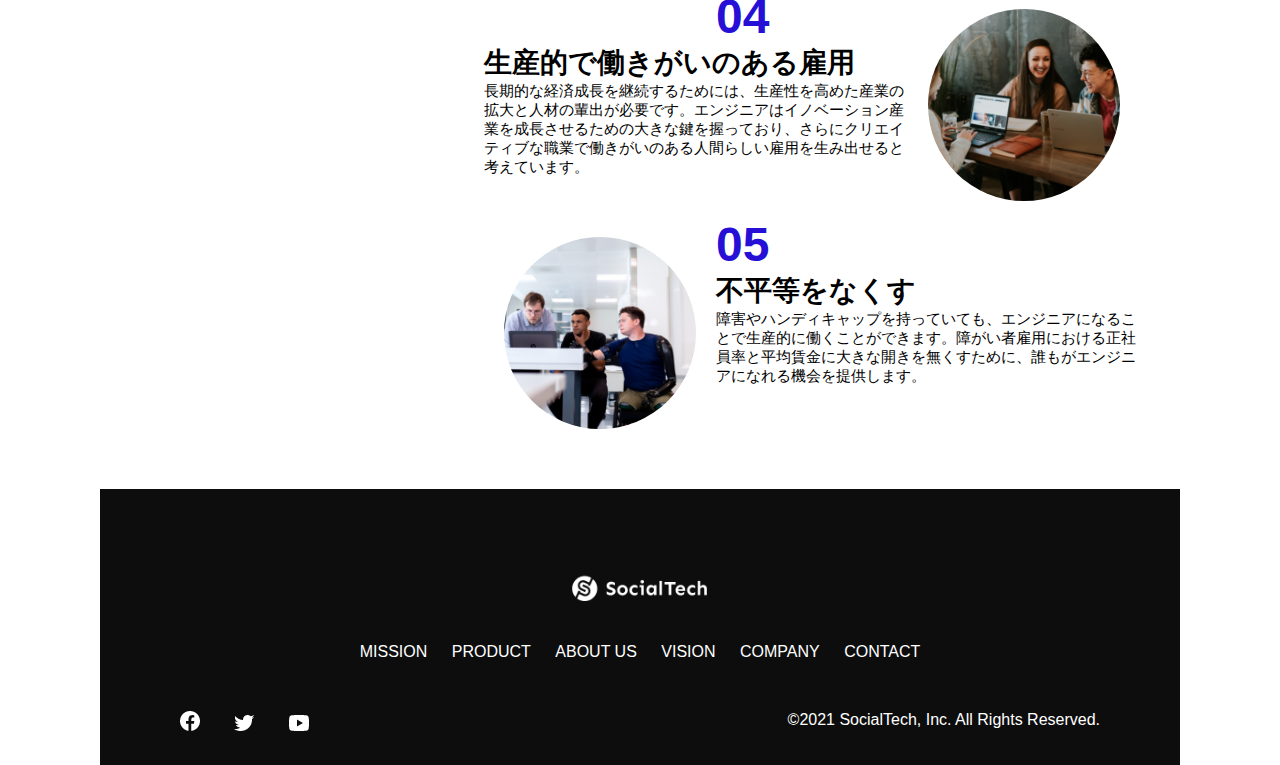
<file: jquery-advanced-kadai/mission.html>
<!DOCTYPE html>
<html>

<head>
    <title>SocialTech - MISSON ミッション -</title>
    <meta charset="utf-8">
    <meta name="description" content="SocialTechが目指す5つの目標（S2DGs）を紹介します">
    <meta name="viewport" content="width=device-width, initial-scale=1.0">
    <link rel="stylesheet" href="style.css">
</head>

<body>
    <!-- ヘッダー -->
    <header>
        <!-- ロゴ -->
        <a href="index.html" id="logo"><img src="images/logo.png" alt="トップページに戻る"></a>

        <!-- PC用ナビゲーション -->
        <nav id="nav-pc">
            <a href="mission.html">MISSION</a>
            <a href="product.html">PRODUCT</a>
            <a href="index.html#aboutus">ABOUT US</a>
            <a href="index.html#vision">VISION</a>
            <a href="index.html#company">COMPANY</a>
            <a href="index.html#contact">CONTACT</a>
        </nav>

        <!-- スマホ用メニューボタン -->
        <img id="menu-sp" src="images/button-menu.png" alt="ナビゲーションを開く"
            onclick="document.getElementById('nav-sp').style.display = 'block'">

        <!-- スマホ用ナビゲーション -->
        <nav id="nav-sp">
            <img id="close" src="images/button-close.png" alt="ナビゲーションを閉じる"
                onclick="document.getElementById('nav-sp').style.display = 'none'">
            <a id="logo-sp" href="index.html" onclick="document.getElementById('nav-sp').style.display = 'none'"><img
                    src="images/logo-sp.png" alt="トップページに戻る"></a>
            <a class="menu" href="mission.html"
                onclick="document.getElementById('nav-sp').style.display = 'none'">MISSION</a>
            <a class="menu" href="product.html"
                onclick="document.getElementById('nav-sp').style.display = 'none'">PRODUCT</a>
            <a class="menu" href="index.html#aboutus"
                onclick="document.getElementById('nav-sp').style.display = 'none'">ABOUT US</a>
            <a class="menu" href="index.html#vision"
                onclick="document.getElementById('nav-sp').style.display = 'none'">VISION</a>
            <a class="menu" href="index.html#company"
                onclick="document.getElementById('nav-sp').style.display = 'none'">COMPANY</a>
            <a class="menu" href="index.html#contact"
                onclick="document.getElementById('nav-sp').style.display = 'none'">CONTACT</a>
            <div id="sns">
                <a href="https://www.facebook.com/sejuku2013"><img src="images/button-facebook.png"
                        alt="Facebookのリンク"></a>
                <a href="https://twitter.com/samuraijuku"><img src="images/button-twitter.png" alt="Twitterのリンク"></a>
                <a href="https://www.youtube.com/channel/UCCFOQO5aDK0xXam4cUQXT8g"><img src="images/button-youtube.png"
                        alt="YouTubeのリンク"></a>
            </div>
        </nav>
    </header>
    <main>
        <article>
            <section id="mission-main">
                <div id="mission-title">
                    <h1>MISSION</h1>
                    <span>ミッション</span>
                    <div>TOP > MISSION</div>
                </div>
            </section>
            <section id="mission-s2dgs">
                <h2 class="mission-h2">S2DGsの実現</h2>
                <p>国連の掲げる大中小169個の目標「SDGs」のうち、以下の5つの大目標の実現をミッションとします。</p>
                <img src="images/mission/mission-s2dgs.png" alt="S2DGs">
            </section>
            <section id="mission-5goals">
                <div>
                    <img id="s2dgs-image" src="images/mission/mission-5goals.png" alt="5Goals">
                </div>
                <div>
                    <div>
                        <img class="fivegoals-image-left" src="images/mission/mission-5goals01.png" alt="PCを操作する女の子">
                        <span class="fivegoals-number">01</span>
                        <h3 class="fivegoals-h3">貧困をなくそう</h3>
                        <p class="fivegoals-p">
                            平均年収の高いエンジニアになることを支援し、相対的貧困を抜け出す社会人を増やしていきます。さらに、技能取得や職業訓練の機会を得られない貧困家庭の子供にもIT教育を提供し「貧困の連鎖」を食い止めることを目指します。
                        </p>
                    </div>
                    <div>
                        <img class="fivegoals-image-right" src="images/mission/mission-5goals02.png"
                            alt="PCを見つめる小さい女の子">
                        <span class="fivegoals-number">02</span>
                        <h3 class="fivegoals-h3">質の高い教育をみんなに</h3>
                        <p class="fivegoals-p">
                            手頃な価格で質の高い技術・職業教育の提供を行い、誰もがエンジニアになれるための教育プラットフォームを目指します。子供向けSTEAM教育を提供し、グローバル社会やAI時代に適応して世界で通用する価値の高い人材を育成します。
                        </p>
                    </div>
                    <div>
                        <img class="fivegoals-image-left" src="images/mission/mission-5goals03.png" alt="PCを操作する女性">

                        <span class="fivegoals-number">03</span>
                        <h3 class="fivegoals-h3">ジェンダー平等の実現</h3>
                        <p class="fivegoals-p">
                            女性エンジニアを輩出することは、ジェンダーギャップ指数の経済、教育分野に影響を与えると考えています。女性エンジニアを増やすことで、ライフイベントが多い女性の社会進出を促す機会の創出やシングルマザーの貧困解消をし、男女格差の無い、健全な社会を目指します。
                        </p>
                    </div>
                    <div>
                        <img class="fivegoals-image-right" src="images/mission/mission-5goals04.png" alt="笑顔で話し合う3人の男女">
                        <span class="fivegoals-number">04</span>
                        <h3 class="fivegoals-h3">生産的で働きがいのある雇用</h3>
                        <p class="fivegoals-p">
                            長期的な経済成長を継続するためには、生産性を高めた産業の拡大と人材の輩出が必要です。エンジニアはイノベーション産業を成長させるための大きな鍵を握っており、さらにクリエイティブな職業で働きがいのある人間らしい雇用を生み出せると考えています。
                        </p>
                    </div>
                    <div>
                        <img class="fivegoals-image-left" src="images/mission/mission-5goals05.png"
                            alt="障害を持つ男性が生き生きと働く様子">
                        <span class="fivegoals-number">05</span>
                        <h3 class="fivegoals-h3">不平等をなくす</h3>
                        <p class="fivegoals-p">
                            障害やハンディキャップを持っていても、エンジニアになることで生産的に働くことができます。障がい者雇用における正社員率と平均賃金に大きな開きを無くすために、誰もがエンジニアになれる機会を提供します。
                        </p>
                    </div>
                </div>
            </section>
        </article>
        <footer>
            <div id="footer-logo">
                <img src="images/logo-sp.png" alt="SocialTech">
            </div>
            <div id="footer-link">
                <a href="mission.html">MISSION</a>
                <a href="product.html">PRODUCT</a>
                <a href="index.html#aboutus">ABOUT US</a>
                <a href="index.html#vision">VISION</a>
                <a href="index.html#company">COMPANY</a>
                <a href="index.html#contact">CONTACT</a>
            </div>
            <div id="sns-footer">
                <a href="https://www.facebook.com/sejuku2013"><img src="images/button-facebook.png"
                        alt="Facebookのリンク"></a>
                <a href="https://twitter.com/samuraijuku"><img src="images/button-twitter.png" alt="Twitterのリンク"></a>
                <a href="https://www.youtube.com/channel/UCCFOQO5aDK0xXam4cUQXT8g"><img src="images/button-youtube.png"
                        alt="YouTubeのリンク"></a>
                <span id="copyright">&copy;2021 SocialTech, Inc. All Rights Reserved. </span>
            </div>
        </footer>
    </main>
</body>

</html>
</file>
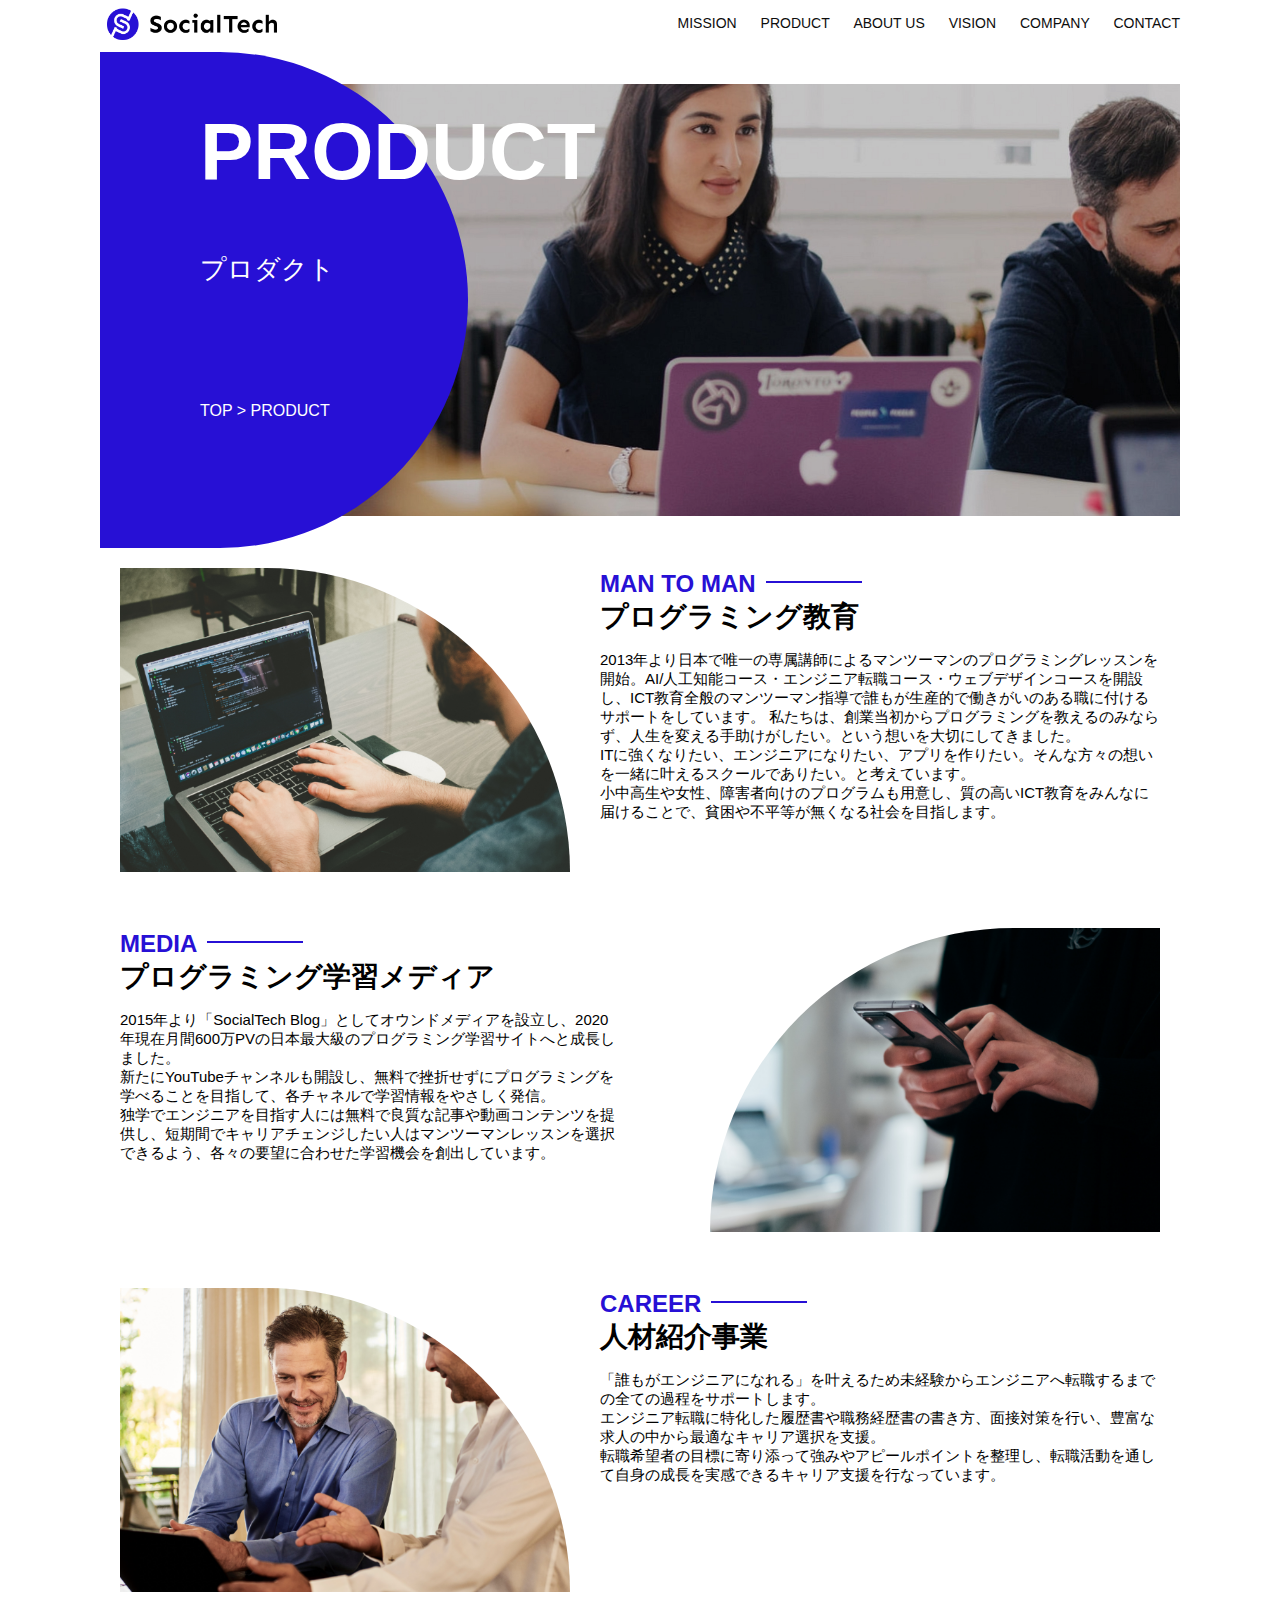
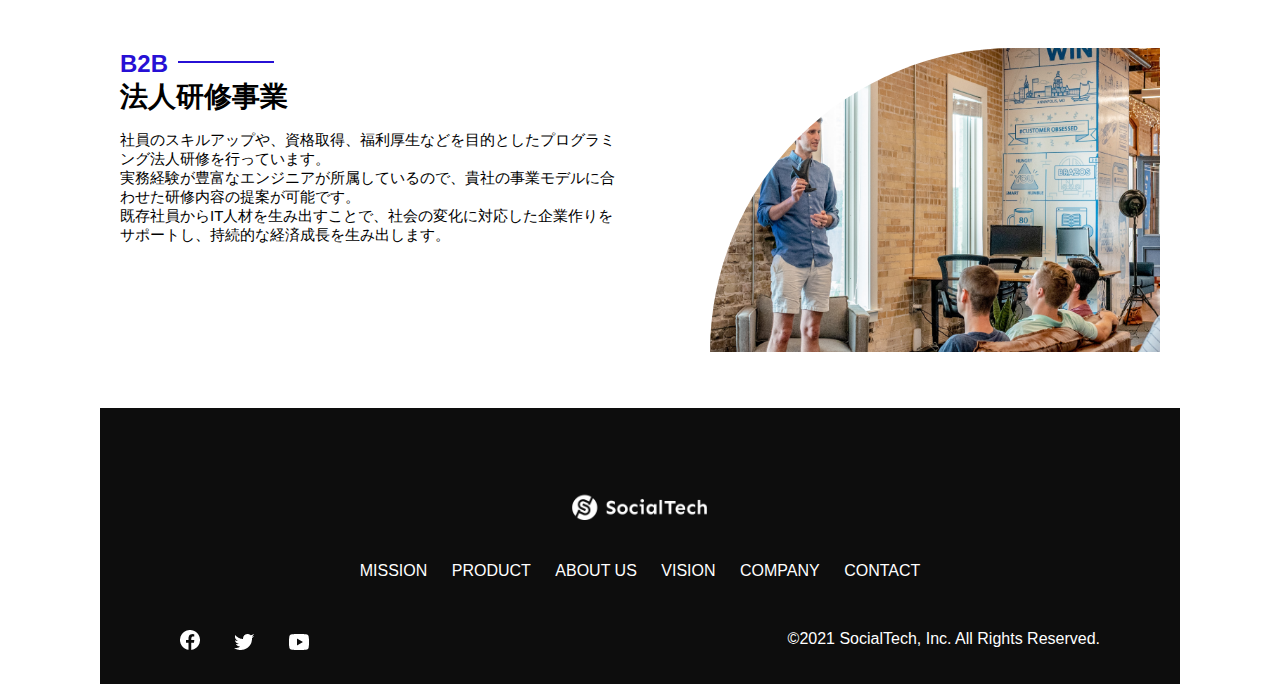
<file: jquery-advanced-kadai/product.html>
<!DOCTYPE html>
<html>

<head>
    <title>SocialTech -PRODUCT プロダクト- </title>
    <meta charset="utf-8">
    <meta name="description" content="SocialTechの4つのプロダクトを紹介します">
    <meta name="viewport" content="width=device-width, initial-scale=1.0">
    <link rel="stylesheet" href="style.css">
</head>

<body>
    <!-- ヘッダー -->
    <header>
        <!-- ロゴ -->
        <a href="index.html" id="logo"><img src="images/logo.png" alt="トップページに戻る"></a>

        <!-- PC用ナビゲーション -->
        <nav id="nav-pc">
            <a href="mission.html">MISSION</a>
            <a href="product.html">PRODUCT</a>
            <a href="index.html#aboutus">ABOUT US</a>
            <a href="index.html#vision">VISION</a>
            <a href="index.html#company">COMPANY</a>
            <a href="index.html#contact">CONTACT</a>
        </nav>

        <!-- スマホ用メニューボタン -->
        <img id="menu-sp" src="images/button-menu.png" alt="ナビゲーションを開く"
            onclick="document.getElementById('nav-sp').style.display = 'block'">

        <!-- スマホ用ナビゲーション -->
        <nav id="nav-sp">
            <img id="close" src="images/button-close.png" alt="ナビゲーションを閉じる"
                onclick="document.getElementById('nav-sp').style.display = 'none'">
            <a id="logo-sp" href="index.html" onclick="document.getElementById('nav-sp').style.display = 'none'"><img
                    src="images/logo-sp.png" alt="トップページに戻る"></a>
            <a class="menu" href="mission.html"
                onclick="document.getElementById('nav-sp').style.display = 'none'">MISSION</a>
            <a class="menu" href="product.html"
                onclick="document.getElementById('nav-sp').style.display = 'none'">PRODUCT</a>
            <a class="menu" href="index.html#aboutus"
                onclick="document.getElementById('nav-sp').style.display = 'none'">ABOUT US</a>
            <a class="menu" href="index.html#vision"
                onclick="document.getElementById('nav-sp').style.display = 'none'">VISION</a>
            <a class="menu" href="index.html#company"
                onclick="document.getElementById('nav-sp').style.display = 'none'">COMPANY</a>
            <a class="menu" href="index.html#contact"
                onclick="document.getElementById('nav-sp').style.display = 'none'">CONTACT</a>
            <div id="sns">
                <a href="https://www.facebook.com/sejuku2013"><img src="images/button-facebook.png"
                        alt="Facebookのリンク"></a>
                <a href="https://twitter.com/samuraijuku"><img src="images/button-twitter.png" alt="Twitterのリンク"></a>
                <a href="https://www.youtube.com/channel/UCCFOQO5aDK0xXam4cUQXT8g"><img src="images/button-youtube.png"
                        alt="YouTubeのリンク"></a>
            </div>
        </nav>
    </header>
    <main>
        <article>
            <section id="product-main">
                <div id="product-title">
                    <h1>PRODUCT</h1>
                    <span>プロダクト</span>
                    <div>TOP > PRODUCT</div>
                </div>
            </section>
            <section class="product-section1">
                <img src="images/product/product-mantoman.png" alt="PCでコードを書く男性">
                <div>
                    <h2 class="product-h2">MAN TO MAN</h2>
                    <h3 class="product-h3">プログラミング教育</h3>
                    <p>2013年より日本で唯一の専属講師によるマンツーマンのプログラミングレッスンを開始。AI/人工知能コース・エンジニア転職コース・ウェブデザインコースを開設し、ICT教育全般のマンツーマン指導で誰もが生産的で働きがいのある職に付けるサポートをしています。
                        私たちは、創業当初からプログラミングを教えるのみならず、人生を変える手助けがしたい。という想いを大切にしてきました。<br>ITに強くなりたい、エンジニアになりたい、アプリを作りたい。そんな方々の想いを一緒に叶えるスクールでありたい。と考えています。<br>小中高生や女性、障害者向けのプログラムも用意し、質の高いICT教育をみんなに届けることで、貧困や不平等が無くなる社会を目指します。
                    </p>
                </div>
            </section>
            <section class="product-section2">
                <div>
                    <h2 class="product-h2">MEDIA</h2>
                    <h3 class="product-h3">プログラミング学習メディア</h3>
                    <p>2015年より「SocialTech
                        Blog」としてオウンドメディアを設立し、2020年現在月間600万PVの日本最大級のプログラミング学習サイトへと成長しました。<br>新たにYouTubeチャンネルも開設し、無料で挫折せずにプログラミングを学べることを目指して、各チャネルで学習情報をやさしく発信。<br>独学でエンジニアを目指す人には無料で良質な記事や動画コンテンツを提供し、短期間でキャリアチェンジしたい人はマンツーマンレッスンを選択できるよう、各々の要望に合わせた学習機会を創出しています。
                    </p>
                </div>
                <img src="images/product/product-media.png" alt="スマートフォンを操作する人">
            </section>
            <section class="product-section1">
                <img src="images/product/product-career.png" alt="笑顔で話し合う2人の男性">
                <div>
                    <h2 class="product-h2">CAREER</h2>
                    <h3 class="product-h3">人材紹介事業</h3>
                    <p>「誰もがエンジニアになれる」を叶えるため未経験からエンジニアへ転職するまでの全ての過程をサポートします。<br>エンジニア転職に特化した履歴書や職務経歴書の書き方、面接対策を行い、豊富な求人の中から最適なキャリア選択を支援。<br>転職希望者の目標に寄り添って強みやアピールポイントを整理し、転職活動を通して自身の成長を実感できるキャリア支援を行なっています。<br>
                    </p>
                </div>
            </section>
            <section class="product-section2">
                <div>
                    <h2 class="product-h2">B2B</h2>
                    <h3 class="product-h3">法人研修事業</h3>
                    <p>社員のスキルアップや、資格取得、福利厚生などを目的としたプログラミング法人研修を行っています。<br>実務経験が豊富なエンジニアが所属しているので、貴社の事業モデルに合わせた研修内容の提案が可能です。<br>既存社員からIT人材を生み出すことで、社会の変化に対応した企業作りをサポートし、持続的な経済成長を生み出します。
                    </p>
                </div>
                <img src="images/product/product-b2b.png" alt="講演中の男性とそれを聴く人々">
            </section>
        </article>
        <footer>
            <div id="footer-logo">
                <img src="images/logo-sp.png" alt="SocialTech">
            </div>
            <div id="footer-link">
                <a href="mission.html">MISSION</a>
                <a href="product.html">PRODUCT</a>
                <a href="index.html#aboutus">ABOUT US</a>
                <a href="index.html#vision">VISION</a>
                <a href="index.html#company">COMPANY</a>
                <a href="index.html#contact">CONTACT</a>
            </div>
            <div id="sns-footer">
                <a href="https://www.facebook.com/sejuku2013"><img src="images/button-facebook.png"
                        alt="Facebookのリンク"></a>
                <a href="https://twitter.com/samuraijuku"><img src="images/button-twitter.png" alt="Twitterのリンク"></a>
                <a href="https://www.youtube.com/channel/UCCFOQO5aDK0xXam4cUQXT8g"><img src="images/button-youtube.png"
                        alt="YouTubeのリンク"></a>
                <span id="copyright">&copy;2021 SocialTech, Inc. All Rights Reserved. </span>
            </div>
        </footer>
    </main>
</body>

</html>
</file>
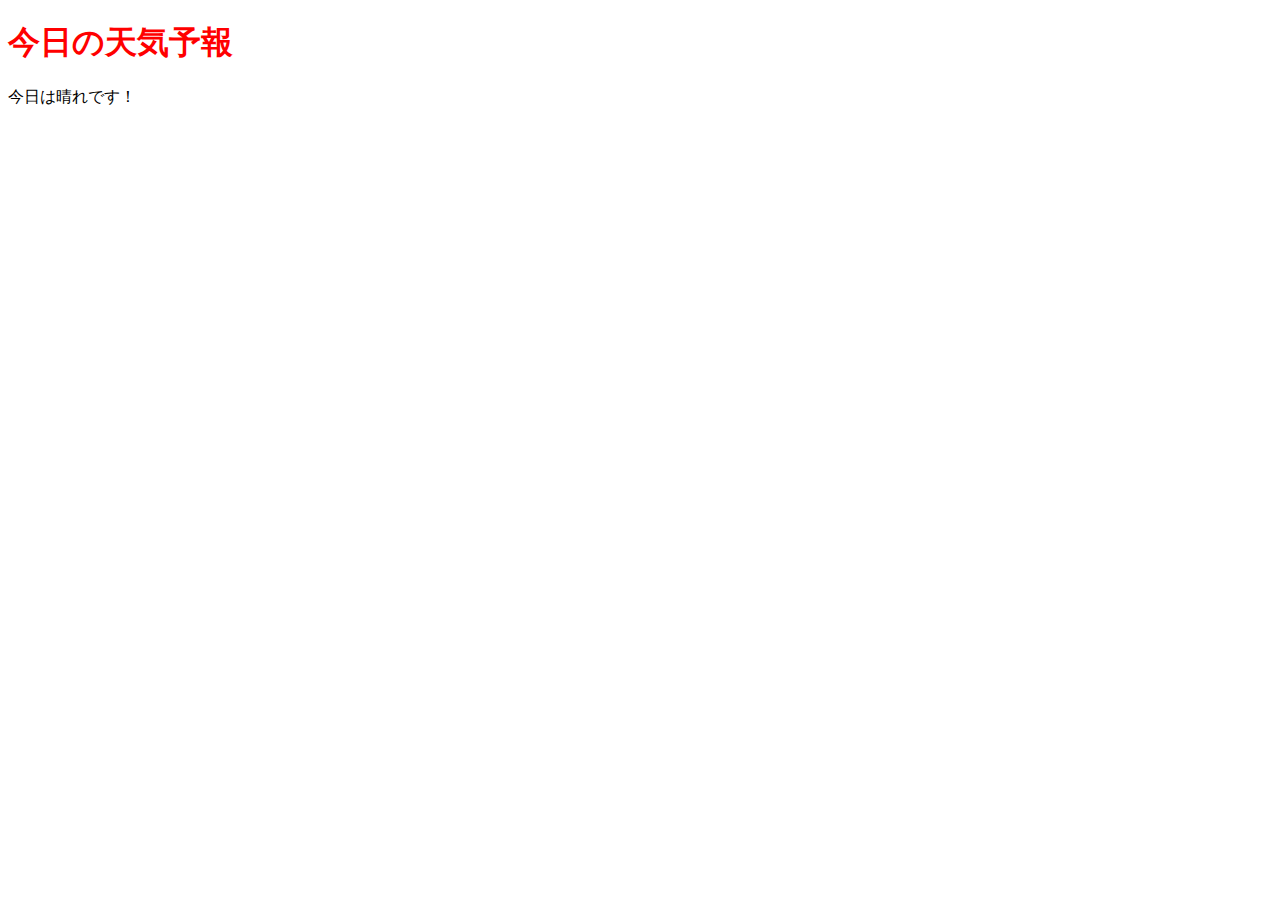
<file: kadai_006/wather.html>
<!DOCTYPE html>
<html lang="ja">
<head>
 <meta charset="UTF-8">
 <title>jQueryの基礎を学ぼう_6章課題</title>
 <link rel="stylesheet" href="weather.css">
</head>
<body>
 <h1 id="target">今日の天気予報</h1>
 <p>今日は晴れです！</p>
 <script src="https://code.jquery.com/jquery-3.6.0.min.js"></script>
 <script src="weather.js"></script>
</body>
</html>
</file>
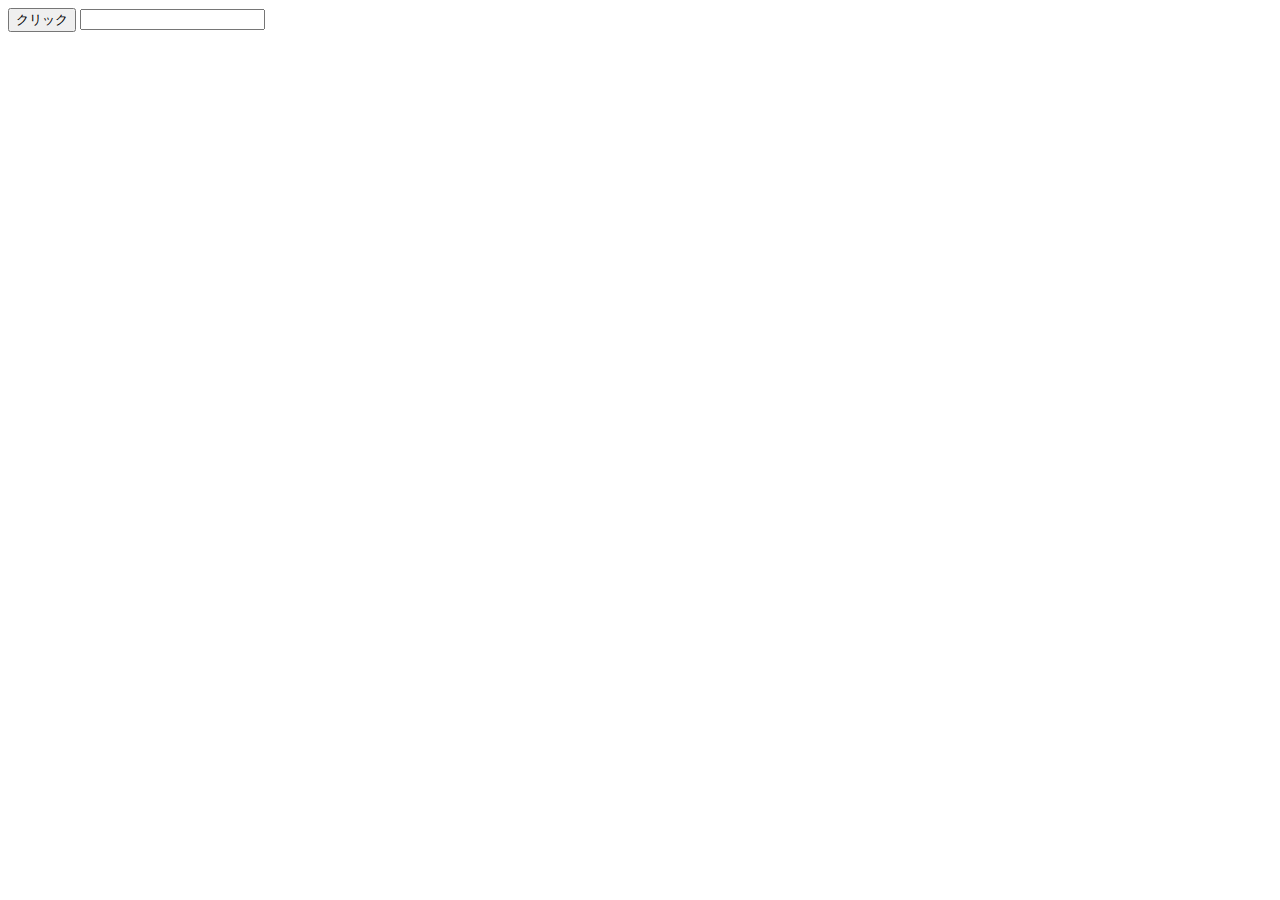
<file: kadai_008/form.html>
<!DOCTYPE html>
<html lang="ja">
<head>
 <meta charset="UTF-8">
 <title>jQueryの基礎を学ぼう_8章課題</title>
</head>
<body>
 <div>
   <button class="btn">クリック</button>
   <input type="text" class="text-box" value="" />
 </div>
<script src="https://code.jquery.com/jquery-3.6.0.min.js"></script>
<script src="form.js"></script>
</body>
</html>
</file>
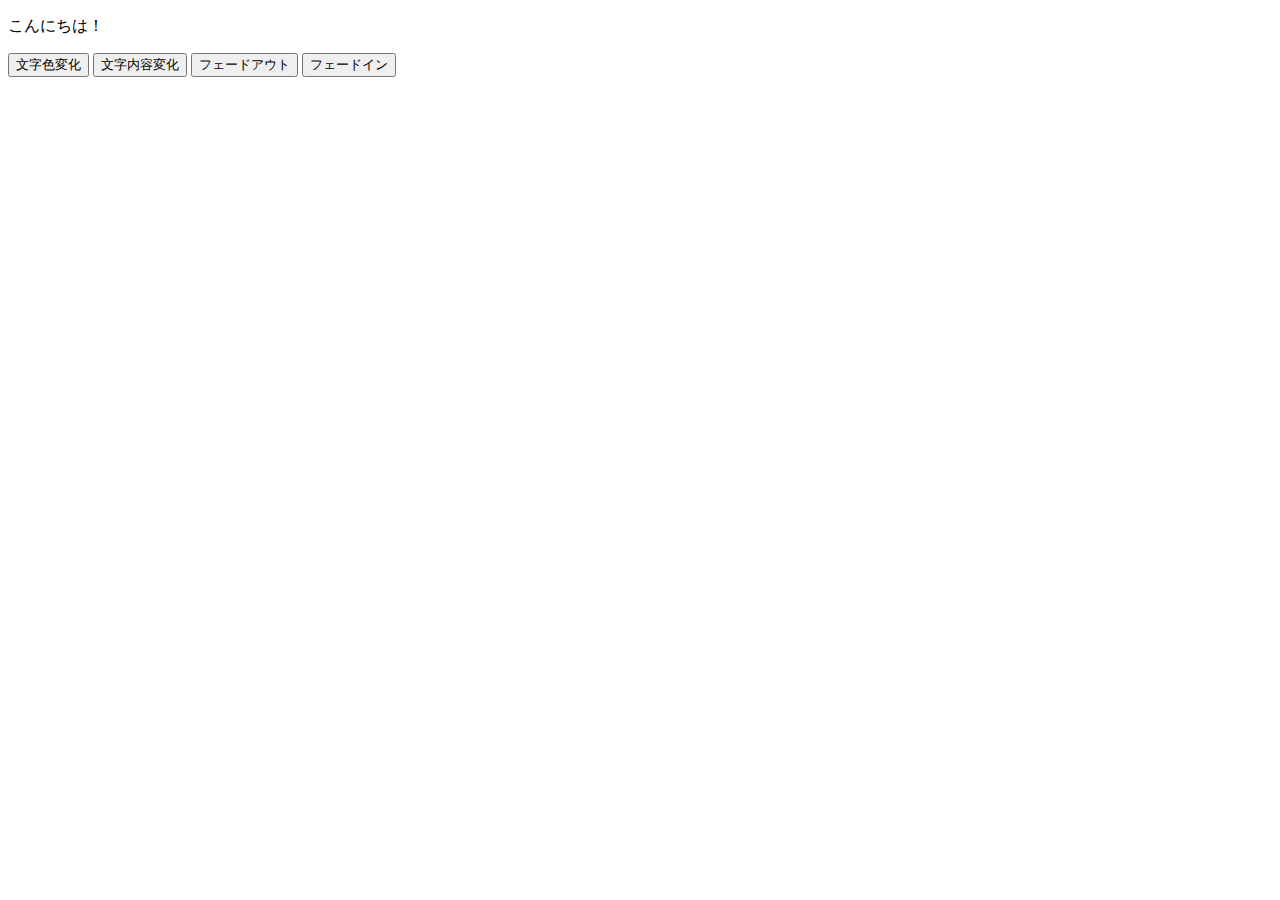
<file: kadai_010/summary.html>
<!DOCTYPE html>
<html lang="ja">
<head>
 <meta charset="UTF-8">
 <title>jQueryの基礎を学ぼう_10章課題</title>
</head>
<body>
 <div>
  <p id="target">こんにちは！</p>
  <button id="change-color">文字色変化</button>
  <button id="change-text">文字内容変化</button>
  <button id="fade-out">フェードアウト</button>
  <button id="fade-in">フェードイン</button>
 </div>
<script src="https://code.jquery.com/jquery-3.6.0.min.js"></script>
<script src="summary.js"></script>
</body>
</html>
</file>
<file: javascript-advanced-kadai/style.css>
body {
  font-size: 6em;
  text-align: center;
}

.count {
  margin: 0;
  font-weight: bold;
  color: #888;
}

.wrap {
  margin-top: 20px;
  padding: 80px 40px;
  background-color: #666;
  font-weight: bold;
  color: #fff;
}

.typed {
  color: lightgreen;
}

.mistyped {
  background-color: red;
}


/* 追加　s */
.myscore {
  font-size: 1em;
  margin: 0;
  font-weight: bold;
  color: #888;
}
/* 追加　g */
</file>
<file: kadai_012/style.css>
/* PC、スマホ共通スタイル */
body {
  font-family: "Source Sans Pro", "Hiragino Kaku Gothic ProN", Meiryo, Arial,
    sans-serif;
}

p {
  font-size: 15px;
}

/*================
PC用のスタイル 
=================*/
/* 横幅設定 */
body {
  max-width: 1080px;
  min-width: 960px;
  margin: 0 auto 0 auto;
}

/* ヘッダー */
header {
  display: flex;
  justify-content: space-between;
}

/* ナビゲーションのレイアウト */
#nav-pc {
  text-align: right;
  font-size: 14px;
  padding-top: 15px;
}

/* ナビゲーションのリンクの装飾設定 */
#nav-pc>a {
  text-decoration: none;
  margin-left: 20px;
}

#nav-pc>a:link {
  color: #0d0d0d;
}

#nav-pc>a:visited {
  color: #0d0d0d;
}

#nav-pc>a:hover {
  color: #0d0d0d;
  text-decoration: underline;
}

#nav-pc>a:active {
  color: #0d0d0d;
}

/* メインビジュアル*/
#main-visual {
  position: relative;
  height: 400px;
}

#main-message {
  position: absolute;
  top: 0;
  left: 0;
  background-color: #2710d5;
  color: #ffffff;
  border-radius: 0 0 476px 0;
  max-width: 620px;
  height: 100%;
  width: 100%;
  z-index: 11;
}

#main-message>h1 {
  font-size: 60px;
  font-weight: bold;
  margin: 100px 0 0 50px;
}

#main-message>p {
  font-size: 28px;
  margin: 0 0 0 50px;
}

#main-visual>img {
  max-width: 620px;
  border-radius: 476px 0 0 0;
  position: absolute;
  top: 0;
  right: 0;
  z-index: 10;
}

/* 見出し */
h2 {
  margin: 40px 0 0 0;
}

h2::after {
  content: url("images/line.png");
  margin-left: 10px;
}

h3 {
  font-size: 27px;
}

/* ミッション */
#mission {
  margin: 80px auto 80px auto;
  width: 100%;
}

#mission-flex {
  width: 100%;
  display: flex;
}

#mission-flex>div {
  width: 50%;
  margin: 20px;
}

#mission-photo {
  width: 100%;
}

#s2dgs {
  margin-top: 50px;
}

/* プロダクト */
#product {
  background-color: #fafafa;
  width: 100%;
  margin: 80px 0 80px 0;
  padding: 10px 40px 0px 40px;
}

/* 外枠 */
#product>div {
  margin-top: 40px;
  display: flex;
}

/* 左のカラム */
#product-left {
  width: 50%;
  margin-right: 20px;
}

/* 右のカラム */
#product-right {
  width: 50%;
  margin-left: 20px;
  margin-top: 80px;
}

/* 画像＋説明の枠 */
#product-left>div {
  position: relative;
  height: 480px;
  margin-right: 20px;
}

#product-right>div {
  position: relative;
  height: 480px;
  margin-left: 20px;
}

/* 画像 */
.product-photo {
  width: 100%;
}

/* 説明文の枠 */
.product-explain {
  background-color: #ffffff;
  position: absolute;
  left: 0;
  top: 280px;
  margin: 0 40px 0 40px;
  padding: 20px;
  box-shadow: 5px 5px 10px rgba(0, 0, 0, 0.05);
}

/* 説明文の英語 */
.product-explain>span {
  color: #2710d5;
  font-weight: bold;
  font-size: 16px;
  margin: 0;
}

/* 説明文の見出し */
.product-explain>h3 {
  margin: 5px 0 5px 0;
}

/* 説明文 */
.product-explain>p {
  margin: 0;
}

/* 「もっとみる」ボタン */
#product-more {
  margin: 0 auto -42px auto;
}

/* ABOUT US */
#aboutus {
  margin: 80px auto 80px auto;
}

/* 3つの組織文化と画像を入れる枠 */
#aboutus>div {
  display: flex;
}

/* 画像 */
.culture-img {
  width: 100%;
  align-self: flex-start;
}

.culture-img2 {
  margin-top: 50px;
  width: 100%;
}

/* 3つの組織文化の表 */
.culture-table {
  max-width: 500px;
  margin-right: 50px;
}

/* 番号 */
.culture-num {
  font-size: 80px;
  color: #2710d5;
  margin: 0 20px 0 0;
}

/* 組織文化英語 */
.culture-en {
  color: #2710d5;
  font-weight: bold;
  font-size: 24px;
  display: block;
}

/* 組織文化日本語 */
.culture-jp {
  font-size: 28px;
  font-weight: bold;
}

/* 説明文 */
.culture-description {
  margin: 0;
}

/* ビジョン */
#vision {
  margin: 80px auto 80px auto;
}

/* セクション内の外枠 */
#vision>div {
  width: 100%;
  display: flex;
  justify-content: space-between;
  flex-wrap: wrap;
}

/* 7つの行動指針の枠 */
.vision-box {
  width: 300px;
  height: 300px;
  margin-bottom: 30px;
  position: relative;
}

.vision-box>img {
  width: 100%;
  height: auto;
  position: absolute;
  top: 0;
  left: 0;
  z-index: 30;
}

.vision-box>span {
  position: absolute;
  top: 0;
  left: 0;
  z-index: 31;
  margin-right: 20px;
}

.vision-box>span>h4 {
  color: #2710d5;
  font-size: 19px;
  margin: 80px 0 0 0;
  Ï
}

.vision-box>span>h4::first-letter {
  font-size: 40px;
}

.vision-box>span>h5 {
  font-size: 20px;
  margin: 0 0 0 0;
}

.vision-box>span>p {
  margin: 10px 0 0 0;
}

/* ---------------------------------------------------- */
/* CASES */
#cases {
  margin: 40px 0  40px 0;
  width: 100%;
}

ul {
  display: flex;
  flex-wrap: wrap;

  list-style: none;

}

.case-card {
  width: 33%;
  margin: 20px;

  background-color: #ffffff;
  min-height: 400px;
  box-shadow: 5px 5px 15px rgba(0, 0, 0, 0.2);
}

.case-img {
  width: 100%;
}

.case-info {
  padding: 10px 20px 10px 20px;
}

.case-name {
  color: #2710d5;
  font-size: 19px;
}

.case-content {
  font-size: 14px;
}

/* ---------------------------------------------------- */
/* 会社概要 */
#company {
  margin: 80px auto 80px auto;
}

#company-table {
  width: 100%;
}

.tableheader {
  text-align: left;
  padding: 20px;
  border-bottom-color: #2710d5;
  border-bottom-width: 1px;
  border-bottom-style: solid;
  width: 100px;
}

.tableheader-first {
  text-align: left;
  padding: 20px;
  border-bottom-color: #2710d5;
  border-bottom-width: 1px;
  border-bottom-style: solid;
  border-top-color: #2710d5;
  border-top-width: 1px;
  border-top-style: solid;
  width: 100px;
}

.cell {
  padding: 30px;
  border-bottom-color: #ececec;
  border-bottom-width: 1px;
  border-bottom-style: solid;
}

.cell-first {
  padding: 30px;
  border-bottom-color: #ececec;
  border-bottom-width: 1px;
  border-bottom-style: solid;
  border-top-color: #ececec;
  border-top-width: 1px;
  border-top-style: solid;
}

#company>iframe {
  width: 100%;
  height: 368px;
  margin-top: 40px;
}

/* お問い合わせ */
#contact {
  margin: 80px auto 80px auto;
}

/* 外枠 */
#contact>form>div {
  display: flex;
  flex-direction: row;
  flex-wrap: wrap;
  padding-bottom: 30px;
}

/* 左列の見出し */
.contact-heading {
  width: 240px;
  align-self: center;
}

/* 見出しのラベル */
.contact-label {
  font-weight: bold;
}

/* 必須 */
.contact-span {
  color: #ce2222;
  margin: 0 0 0 20px;
  font-weight: bold;
}

/* テキストボックス */
.contact-textbox {
  border-top: 0;
  border-left: 0;
  border-right: 0;
  border-bottom-width: 1px;
  border-bottom-color: #707070;
  border-bottom-style: solid;
  background-color: #fafafa;
  width: 400px;
  height: 56px;
}

/* お問い合わせ内容のテキストエリア */
.contact-textarea {
  border-top: 0;
  border-left: 0;
  border-right: 0;
  border-bottom-width: 1px;
  border-bottom-color: #707070;
  border-bottom-style: solid;
  background-color: #fafafa;
  width: 400px;
  height: 200px;
}

/* 個人情報の取り扱い */
details {
  width: 700px;
}

details>div {
  background-color: #fafafa;
  padding: 20px;
}

details>div>span {
  font-weight: bold;
}

/* フッター */
footer {
  background-color: #0d0d0d;
  text-align: center;
  padding: 80px 80px 30px 80px;
}

#footer-logo {
  margin-bottom: 30px;
}

#footer-link {
  margin-bottom: 50px;
}
#footer-link > a {
  text-decoration: none;
  margin: 10px;
}
#footer-link > a:link {
  color: #ffffff;
}
#footer-link > a:visited {
  color: #ffffff;
}
#footer-link > a:hover {
  color: #ffffff;
  text-decoration: underline;
}
#footer-link > a:active {
  color: #ffffff;
}

#sns-footer {
  text-align: left;
  width: 100%;
}

#sns-footer > a {
  margin-right: 30px;
}

#copyright {
  color: #ffffff;
  float: right;
}
</file>
<file: kadai_tutorial_output/style.css>
body {
  font-size: 6em;
  text-align: center;
}

.count {
  margin: 0;
  font-weight: bold;
  color: #888;
}

.wrap {
  margin-top: 20px;
  padding: 80px 40px;
  background-color: #666;
  font-weight: bold;
  color: #fff;
}

.typed {
  color: lightgreen;
}

.mistyped {
  background-color: red;
}
</file>
<file: jquery-advanced-kadai/style.css>
/* PC、スマホ共通スタイル */
body {
    font-family: "Source Sans Pro", "Hiragino Kaku Gothic ProN", Meiryo, Arial,
        sans-serif;
}

p {
    font-size: 15px;
}

.arrow-right {
    color: #2710d5;
}

#submit {
    margin-top: 50px;
}

/*================
 PC用のスタイル
=================*/
@media screen and (min-width: 768px) {
   /* PC用カルーセル設定 */
   .carousel {
    width: 885px;
    margin-left: 20px;
  }

  .carouselImg {
    width: 885px;
  }    

    /* 横幅設定 */
    body {
        max-width: 1080px;
        min-width: 900px;
        margin: 0 auto 0 auto;
    }

    /* ヘッダー */
    header {
        display: flex;
        justify-content: space-between;
    }

    /* ナビゲーションのレイアウト */
    #nav-pc {
        font-size: 14px;
        padding-top: 15px;
    }

    /* ナビゲーションのリンクの装飾設定 */
    #nav-pc > a {
        text-decoration: none;
        margin-left: 20px;
    }
    #nav-pc > a:link {
        color: #0d0d0d;
    }
    #nav-pc > a:visited {
        color: #0d0d0d;
    }
    #nav-pc > a:hover {
        color: #0d0d0d;
        text-decoration: underline;
    }
    #nav-pc > a:active {
        color: #0d0d0d;
    }

    /* スマホ用ナビを非表示 */
    #nav-sp,
    #menu-sp {
        display: none;
    }

    /* メインビジュアル*/
    #main-visual {
        position: relative;
        height: 400px;
    }
    #main-message {
        position: absolute;
        top: 0;
        left: 0;
        background-color: #2710d5;
        color: #ffffff;
        border-radius: 0 0 476px 0;
        max-width: 620px;
        height: 100%;
        width: 100%;
        z-index: 11;
    }
    #main-message > h1 {
        font-size: 60px;
        font-weight: bold;
        margin: 100px 0 0 50px;
    }

    #main-message > p {
        font-size: 28px;
        margin: 0 0 0 50px;
    }
    #main-visual > img {
        max-width: 620px;
        border-radius: 476px 0 0 0;
        position: absolute;
        top: 0;
        right: 0;
        z-index: 10;
    }

    /*見出し*/
    h2 {
        margin: 40px 0 0 0;
    }

    h2::after {
        content: url("images/line.png");
        margin-left: 10px;
    }

    h3 {
        font-size: 27px;
    }

    /* ミッション */
    #mission {
        margin: 80px auto 80px auto;
        width: 100%;
    }

    #mission-flex {
        width: 100%;
        display: flex;
    }

    #mission-flex > div {
        width: 50%;
        margin: 20px;
    }

    #mission-photo {
        width: 100%;
    }

    #s2dgs {
        margin-top: 50px;
        width: 100%;
    }

    /* プロダクト */
    #product {
        background-color: #fafafa;
        margin: 80px 0 80px 0;
        padding: 10px 40px 0px 40px;
    }

    /* 外枠 */
    #product > div {
        margin-top: 40px;
        display: flex;
    }

    /* 左のカラム */
    #product-left {
        width: 50%;
        margin-right: 20px;
    }

    /* 右のカラム */
    #product-right {
        width: 50%;
        margin-left: 20px;
        margin-top: 80px;
    }

    /* 写真＋説明の枠 */
    #product-left > div {
        position: relative;
        height: 480px;
        margin-right: 20px;
    }
    #product-right > div {
        position: relative;
        height: 480px;
        margin-left: 20px;
    }

    /* 写真*/
    .product-photo {
        width: 100%;
    }

    /* 説明文の枠 */
    .product-explain {
        background-color: #ffffff;
        position: absolute;
        left: 0;
        top: 280px;
        margin: 0 40px 0 40px;
        padding: 20px;
        box-shadow: 5px 5px 10px rgba(0, 0, 0, 0.05);
    }

    /* 説明文の英語 */
    .product-explain > span {
        color: #2710d5;
        font-weight: bold;
        font-size: 16px;
        margin: 0px;
    }

    /* 説明文の見出し */
    .product-explain > h3 {
        font-size: 20px;
        margin: 5px 0 5px 0;
    }

    /* 説明文 */
    .product-explain > p {
        font-size: 14px;
        margin: 0;
    }

    /* もっと見るボタン */
    #product-more {
        margin: 0 auto -42px auto;
    }

    /* ABOUT US */
    #aboutus {
        margin: 80px auto 80px auto;
    }

    /* ３つの組織文化と写真を入れる枠 */
    #aboutus > div {
        display: flex;
    }

    /* 写真 */
    .culture-img {
        width: 100%;
        align-self: flex-start;
    }

    .culture-img2 {
        margin-top: 50px;
        width: 100%;
    }

    /* 3つの組織文化の表 */
    .culture-table {
        margin-right: 50px;
    }

    /* 番号 */
    .culture-num {
        font-size: 80px;
        color: #2710d5;
        margin: 0 20px 0 0;
    }

    /* 組織文化英語 */
    .culture-en {
        color: #2710d5;
        font-weight: bold;
        font-size: 24px;
        display: block;
    }

    /* 組織文化日本語 */
    .culture-jp {
        font-size: 28px;
        font-weight: bold;
    }

    /* 説明文 */
    .culture-description {
        margin: 0;
    }

    /* ビジョン */
    #vision {
        margin: 80px auto 80px auto;
    }

    /* セクション内の外枠*/
    #vision > div {
        width: 100%;
        display: flex;
        justify-content: space-between;
        flex-wrap: wrap;
    }

    /*7つの行動指針の枠*/
    .vision-box {
        width: 300px;
        height: 300px;
        margin-bottom: 30px;
        position: relative;
    }

    .vision-box > img {
        width: 100%;
        height: auto;
        position: absolute;
        top: 0;
        left: 0;
        z-index: 30;
    }

    .vision-box > span {
        position: absolute;
        top: 0;
        left: 0;
        z-index: 31;
        margin-right: 20px;
    }

    .vision-box > span > h4 {
        color: #2710d5;
        font-size: 19px;
        margin: 80px 0 0 0;
    }

    .vision-box > span > h4::first-letter {
        font-size: 40px;
    }

    .vision-box > span > h5 {
        font-size: 20px;
        margin: 0 0 0 0;
    }

    .vision-box > span > p {
        margin: 10px 0 0 0;
    }

    /*会社概要*/
    #company {
        margin: 80px auto 80px auto;
    }

    #company-table {
        width: 100%;
    }

    .tableheader {
        text-align: left;
        padding: 20px;
        border-bottom-color: #2710d5;
        border-bottom-width: 1px;
        border-bottom-style: solid;
        width: 100px;
    }

    .tableheader-first {
        text-align: left;
        padding: 20px;
        border-bottom-color: #2710d5;
        border-bottom-width: 1px;
        border-bottom-style: solid;
        border-top-color: #2710d5;
        border-top-width: 1px;
        border-top-style: solid;
        width: 100px;
    }

    .cell {
        padding: 30px;
        border-bottom-color: #ececec;
        border-bottom-width: 1px;
        border-bottom-style: solid;
    }
    .cell-first {
        padding: 30px;
        border-bottom-color: #ececec;
        border-bottom-width: 1px;
        border-bottom-style: solid;
        border-top-color: #ececec;
        border-top-width: 1px;
        border-top-style: solid;
    }

    #company > iframe {
        width: 100%;
        height: 368px;
        margin-top: 40px;
    }

    /* お問い合わせ */
    #contact {
        margin: 80px auto 80px auto;
    }

    /* 外枠 */
    #contact > form > div {
        display: flex;
        flex-direction: row;
        flex-wrap: wrap;
        padding-bottom: 30px;
    }

    /* 左列　見出し */
    .contact-heading {
        width: 240px;
        align-self: center;
    }
    /* 見出しのラベル */
    .contact-label {
        font-weight: bold;
    }
    /* 必須 */
    .contact-span {
        color: #ce2222;
        margin: 0 0 0 20px;
        font-weight: bold;
    }
    /* テキストボックス */
    .contact-textbox {
        border-top: 0px;
        border-left: 0px;
        border-right: 0px;
        border-bottom-width: 1px;
        border-bottom-color: #707070;
        border-style: solid;
        background-color: #fafafa;
        height: 56px;
        width: 400px;
    }

    /* お問い合わせ内容のテキストエリア */
    .contact-textarea {
        border-top: 0px;
        border-left: 0px;
        border-right: 0px;
        border-bottom-width: 1px;
        border-bottom-color: #707070;
        background-color: #fafafa;
        width: 400px;
        height: 200px;
    }

    /* 個人情報の取り扱い */
    details {
        width: 700px;
    }
    details > div {
        background-color: #fafafa;
        padding: 20px;
    }

    details > div > span {
        font-weight: bold;
    }

    /* フッター */
    footer {
        background-color: #0d0d0d;
        text-align: center;
        padding: 80px 80px 30px 80px;
    }

    #footer-logo {
        margin-bottom: 30px;
    }

    #footer-link {
        margin-bottom: 50px;
    }
    #footer-link > a {
        text-decoration: none;
        margin: 10px;
    }
    #footer-link > a:link {
        color: #ffffff;
    }
    #footer-link > a:visited {
        color: #ffffff;
    }
    #footer-link > a:hover {
        color: #ffffff;
        text-decoration: underline;
    }
    #footer-link > a:active {
        color: #ffffff;
    }

    #sns-footer {
        text-align: left;
        width: 100%;
    }
    #sns-footer > a {
        margin-right: 30px;
    }

    #copyright {
        color: #ffffff;
        float: right;
    }

    /* mission.html用スタイル */
    /* ミッションのメインビジュアル */
    #mission-main {
        height: 496px;
        width: 100%;
        background-image: url("images/mission/mission-main.png");
        background-repeat: no-repeat;
        background-position-y: center;
    }

    #mission-title {
        background-color: #2710d5;
        width: 368px;
        color: #ffffff;
        height: 496px;
        border-radius: 0 248px 248px 0;
        position: relative;
    }
    #mission-title > h1 {
        position: absolute;
        top: 0;
        left: 100px;
        font-size: 80px;
    }

    #mission-title > span {
        position: absolute;
        top: 200px;
        left: 100px;
        font-size: 26px;
    }

    #mission-title > div {
        position: absolute;
        top: 350px;
        left: 100px;
        font-size: 16px;
    }

    #mission-s2dgs {
        width: 100%;
        margin: 20px;
    }

    .mission-h2 {
        color: #2710d5;
        font-size: 40px;
    }

    .mission-h2::after {
        content: none;
    }

    #mission-5goals {
        margin: 20px;
        display: flex;
    }
    #mission-5goals > div {
        flex-grow: 1;
        padding: 20px;
    }

    #mission-5goals > div > div {
        margin-bottom: 40px;
    }

    .fivegoals-image-right {
        float: right;
        margin: 20px;
    }

    .fivegoals-image-left {
        float: left;
        margin: 20px;
    }

    .fivegoals-number {
        color: #2710d5;
        font-size: 48px;
        font-weight: bold;
        margin: 0;
    }

    .fivegoals-h3 {
        font-size: 28px;
        margin: 0;
    }
    .fivegoals-p {
        margin: 0;
    }

    /* プロダクトページ */
    #product-main {
        height: 496px;
        width: 100%;
        background-image: url("images/product/product-main.png");
        background-repeat: no-repeat;
        background-position-y: center;
    }

    #product-title {
        background-color: #2710d5;
        width: 368px;
        color: #ffffff;
        height: 496px;
        border-radius: 0 248px 248px 0;
        position: relative;
    }
    #product-title > h1 {
        position: absolute;
        top: 0;
        left: 100px;
        font-size: 80px;
    }

    #product-title > span {
        position: absolute;
        top: 200px;
        left: 100px;
        font-size: 26px;
    }

    #product-title > div {
        position: absolute;
        top: 350px;
        left: 100px;
        font-size: 16px;
    }

    /* セクション1 */
    .product-section1 {
        position: relative;
        margin: 20px;
        height: 340px;
    }

    .product-section1 > img {
        position: absolute;
        top: 0;
        left: 0;
        width: 450px;
        margin: 0 40px 30px 0;
        border-radius: 0 432px 0 0;
    }

    .product-section1 > div {
        position: absolute;
        top: 0;
        left: 480px;
    }

    /*セクション２*/

    .product-section2 {
        position: relative;
        margin: 20px;
        height: 340px;
    }

    .product-section2 > img {
        position: absolute;
        top: 0;
        right: 0;
        width: 450px;
        margin: 0 0 30px 40px;
        border-radius: 432px 0 0 0;
    }

    .product-section2 > div {
        width: 500px;
        position: absolute;
        top: 0;
        left: 0;
    }

    .product-h2 {
        color: #2710d5;
        font-size: 24px;
        margin: 0;
    }

    .product-h3 {
        font-size: 28px;
        margin: 0;
    }
}

/*====================
 スマートフォン用のスタイル
=====================*/
@media screen and (max-width: 767px) {
   /* スマホ用カルーセル設定 */
   .carousel {
    width: 375px;
    margin: 0 auto 0 auto;
  }

  .carouselImg {
    width: 375px;
  }

    body {
        min-width: 375px;
        margin: 0;
    }

    /* PC用ナビゲーション非表示 */
    #nav-pc {
        display: none;
    }

    /* ハンバーガーメニュー */
    #menu-sp {
        /* float: right;
        padding: 0; */
        position: absolute;
        top: 0px;
        right: 0px;
    }

    /* スマホ用ナビゲーションの表示切替*/
    /* 初期状態、レイアウトと非表示設定 */
    #nav-sp {
        background-color: #2710d5;
        position: absolute;
        left: 0;
        top: 0;
        height: 100%;
        width: 100%;
        display: none;
        z-index: 100;
    }

    /* ×ボタン */
    #close {
        position: absolute;
        top: 20px;
        right: 20px;
    }

    /* ナビゲーションメニュー用ロゴ */
    #logo-sp {
        margin: 80px 0 30px 20px;
    }

    /* ナビゲーションのリンクの装飾設定 */
    #nav-sp > a {
        display: block;
    }

    #nav-sp > a:link {
        color: #ffffff;
    }
    #nav-sp > a:visited {
        color: #ffffff;
    }
    #nav-sp > a:hover {
        color: #ffffff;
        text-decoration: underline;
    }
    #nav-sp > a:active {
        color: #ffffff;
    }

    #nav-sp > .menu {
        text-decoration: none;
        display: block;
        margin: 0 20px 0 20px;
        height: 44px;
        font-size: 16px;
        background-image: url("images/arrow.png");
        background-repeat: no-repeat;
        background-position: right top;
    }

    #sns {
        position: absolute;
        bottom: 20px;
        left: 20px;
    }
    #sns > a {
        margin-right: 30px;
    }

    /* メインビジュアル */
    #main-visual {
        position: relative;
        height: 470px;
        width: 100%;
        overflow: hidden;
    }
    #main-visual > div {
        position: absolute;
        top: 0;
        left: 0;
        background-color: #2710d5;
        color: white;
        border-radius: 0 0 476px 0;
        text-align: center;
        height: 280px;
        width: 100%;
        z-index: 11;
    }
    #main-visual > div > h1 {
        font-size: 28px;
        margin: 90px 0 0 0;
    }

    #main-visual > div > p {
        margin: 0;
    }

    #main-visual > img {
        width: 100%;
        border-radius: 476px 0 0 0;

        z-index: 10;
        position: absolute;
        bottom: 0;
        right: 0;
    }

    /*見出し*/
    h2::after {
        content: url("images/line.png");
        margin-left: 10px;
    }

    h3 {
        font-size: 24px;
        margin: 10px 0 0 0;
    }

    /* ミッション */
    #mission {
        margin: 20px;
    }

    #mission-photo {
        width: 100%;
    }

    #s2dgs {
        width: 100%;
    }

    /* プロダクト */
    #product {
        background-color: #fafafa;
        padding-top: 10px;
    }

    #product h2 {
        margin-left: 20px;
    }
    /* 外枠 */
    /* 左右のカラム　スマホでは縦並び */
    #product-left,
    #product-right {
        margin-right: 20px;
        margin-left: 20px;
    }

    /* 写真＋説明の枠 */
    #product-left > div,
    #product-right > div {
        position: relative;
        height: 540px;
    }

    /* 説明文の枠 */
    .product-explain {
        background-color: #ffffff;
        position: absolute;
        left: 0;
        bottom: 50px;
        padding: 20px;
        box-shadow: 5px 5px 10px rgba(0, 0, 0, 0.05);
    }

    .product-explain > span {
        color: #2710d5;
        font-weight: bold;
        font-size: 16px;
        margin: 0px;
    }

    .product-explain > h3 {
        margin: 10px 0 10px 0;
    }

    /* 写真*/
    .product-photo {
        width: 100%;
    }

    #product-more > img {
        margin: 0 0 -42px 20px;
    }

    /* ABOUT US */
    #aboutus {
        margin: 80px 20px 80px 20px;
    }

    #aboutus > div {
        display: flex;
        flex-direction: column;
    }

    .culture-table {
        width: 100%;
        padding-right: 20px;
        order: 2;
    }

    .culture-img {
        width: 100%;
        order: 1;
    }

    .culture-img2 {
        width: 100%;
    }
    .culture-num {
        font-size: 80px;
        color: #2710d5;
    }

    .culture-en {
        color: #2710d5;
        font-weight: bold;
        font-size: 24px;
        display: block;
    }

    .culture-jp {
        display: block;
    }

    .culture-description {
        margin: 0;
    }

    /* ビジョン */
    #vision {
        margin: 80px 20px 80px 20px;
    }

    .vision-box {
        width: 300px;
        height: 300px;
        margin-bottom: 30px;
        position: relative;
    }

    .vision-box > img {
        width: 100%;
        height: auto;
        position: absolute;
        top: 0;
        left: 0;
        z-index: 30;
    }

    .vision-box > span {
        position: absolute;
        top: 0;
        left: 0;
        z-index: 31;
        margin-right: 20px;
    }

    .vision-box > span > h4 {
        color: #2710d5;
        font-size: 19px;
        margin: 60px 0 0 0;
    }

    .vision-box > span > h5 {
        font-size: 20px;
        margin: 0 0 0 0;
    }
    .vision-box > span > p {
        margin: 10px 0 0 0;
    }

    /*会社概要*/
    #company {
        margin: 0 20px 0 20px;
    }

    #company > h3 {
        margin-bottom: 20px;
    }

    #company-table {
        width: 100%;
    }

    .tableheader-first {
        text-align: left;
        padding: 20px;
        border-bottom-color: #2710d5;
        border-bottom-width: 1px;
        border-bottom-style: solid;
        border-top-color: #2710d5;
        border-top-width: 1px;
        border-top-style: solid;
        width: 50px;
    }
    .tableheader {
        text-align: left;
        padding: 20px;
        border-bottom-color: #2710d5;
        border-bottom-width: 1px;
        border-bottom-style: solid;
        width: 50px;
    }

    .cell-first {
        padding: 20px;
        border-bottom-color: #ececec;
        border-bottom-width: 1px;
        border-bottom-style: solid;
        border-top-color: #ececec;
        border-top-width: 1px;
        border-top-style: solid;
    }
    .cell {
        padding: 20px;
        border-bottom-color: #ececec;
        border-bottom-width: 1px;
        border-bottom-style: solid;
    }

    #company > iframe {
        width: 100%;
        height: 240px;
        margin: 40px 0 0 0;
    }

    /* お問い合わせ */
    #contact {
        margin: 80px 20px 80px 20px;
    }

    #contact > h3 {
        margin-bottom: 20px;
    }

    #contact > form > div {
        margin-bottom: 20px;
    }

    .contact-heading {
        margin-bottom: 20px;
    }

    /* ラベル */
    .contact-label {
        font-weight: bold;
    }

    /* 必須 */
    .contact-span {
        color: #ce2222;
        margin: 0 0 0 20px;
        font-weight: bold;
    }

    .contact-textbox {
        height: 56px;
        border-top: 0px;
        border-left: 0px;
        border-right: 0px;
        background-color: #fafafa;
        border-bottom-width: 1px;
        border-bottom-color: #707070;
        border-style: solid;
        min-width: 300px;
        width: 100%;
    }

    .contact-textarea {
        height: 150px;
        border-top: 0px;
        border-left: 0px;
        border-right: 0px;
        background-color: #fafafa;
        width: 100%;
    }

    .radiobutton {
        margin-bottom: 20px;
    }

    /* .radiobutton + label::after {
        content: "\A";
        white-space: pre;
    } */

    /* フッター */
    footer {
        background-color: #0d0d0d;
        padding: 30px 20px 50px 20px;
    }

    #footer-logo {
        margin-bottom: 30px;
    }

    #footer-link {
        margin-bottom: 50px;
    }
    #footer-link > a {
        text-decoration: none;
        margin: 0 20px 30px 0;
        display: block;

        background-image: url("images/arrow.png");
        background-repeat: no-repeat;
        background-position: right top;
    }
    #footer-link > a:link {
        color: #ffffff;
    }
    #footer-link > a:visited {
        color: #ffffff;
    }
    #footer-link > a:hover {
        color: #ffffff;
        text-decoration: underline;
    }
    #footer-link > a:active {
        color: #ffffff;
    }

    #sns-footer > a {
        margin-right: 30px;
    }
    #copyright {
        font-size: 12px;
        display: block;
        margin-top: 30px;
        color: #ffffff;
    }

    /* mission.html用スタイル */
    /* ミッションのメインビジュアル */
    #mission-main {
        height: 256px;
        width: 100%;
        background-image: url("images/mission/mission-main.png");
        background-repeat: no-repeat;
        background-position-y: center;
        background-size: auto 208px;
    }

    #mission-title {
        background-color: #2710d5;
        width: 136px;
        color: #ffffff;
        height: 256px;
        border-radius: 0 248px 248px 0;
        position: relative;
    }
    #mission-title > h1 {
        position: absolute;
        top: 0;
        left: 20px;
        font-size: 40px;
    }

    #mission-title > span {
        position: absolute;
        top: 110px;
        left: 20px;
        font-size: 18px;
    }

    #mission-title > div {
        position: absolute;
        top: 180px;
        left: 20px;
        font-size: 13px;
    }
    /* ミッションページ　S2DGSの設定 */
    #mission-s2dgs {
        margin: 20px;
    }

    .mission-h2 {
        color: #2710d5;
        font-size: 38px;
        margin: 0px;
    }

    .mission-h2::after {
        content: none;
    }

    #mission-s2dgs > img {
        width: 100%;
    }

    #section-s2dgs > img {
        width: 100%;
    }

    /* ミッションページ　5つのゴールの設定 */
    #mission-5goals {
        margin: 20px;
    }

    #mission-5goals > div > div {
        margin-bottom: 40px;
    }

    #s2dgs-image {
        width: 100%;
    }
    .fivegoals-image-right {
        margin: 20px auto 20px auto;
        display: block;
    }

    .fivegoals-image-left {
        margin: 20px auto 20px auto;
        display: block;
    }

    .fivegoals-number {
        color: #2710d5;
        font-size: 48px;
        margin: 0;
    }

    .fivegoals-h3 {
        font-size: 28px;
        margin: 0;
    }
    .fivegoals-p {
        margin: 0;
    }

    /* プロダクトページ */

    #product-main {
        height: 256px;
        width: 100%;
        background-image: url("images/product/product-main.png");
        background-repeat: no-repeat;
        background-position-y: center;
        background-size: auto 208px;
    }

    #product-title {
        background-color: #2710d5;
        width: 136px;
        color: #ffffff;
        height: 256px;
        border-radius: 0 248px 248px 0;
        position: relative;
    }
    #product-title > h1 {
        position: absolute;
        top: 0;
        left: 20px;
        font-size: 40px;
    }

    #product-title > span {
        position: absolute;
        top: 110px;
        left: 20px;
        font-size: 18px;
    }

    #product-title > div {
        position: absolute;
        top: 180px;
        left: 20px;
        font-size: 13px;
    }

    .product-section1 {
        margin: 20px;
    }

    .product-section1 > img {
        width: 100%;
        border-radius: 0 300px 0 0;
    }
    
/* 
    .product-section1 > div {
    } */

    .product-section2 {
        margin: 20px;

        display: flex;
        flex-direction: column;
    }

    .product-section2 > img {
        order: 1;
        width: 100%;
        border-radius: 300px 0 0 0;
    }

    .product-section2 > div {
        order: 2;
    }

    .product-h2 {
        color: #2710d5;
        font-size: 24px;
        /* width: 250px; */
        margin: 0;
    }

    .product-h3 {
        font-size: 28px;
        margin: 0;
    }
}
</file>
<file: kadai_006/weather.css>
.heading {
  color:#ff0000;
}
</file>
